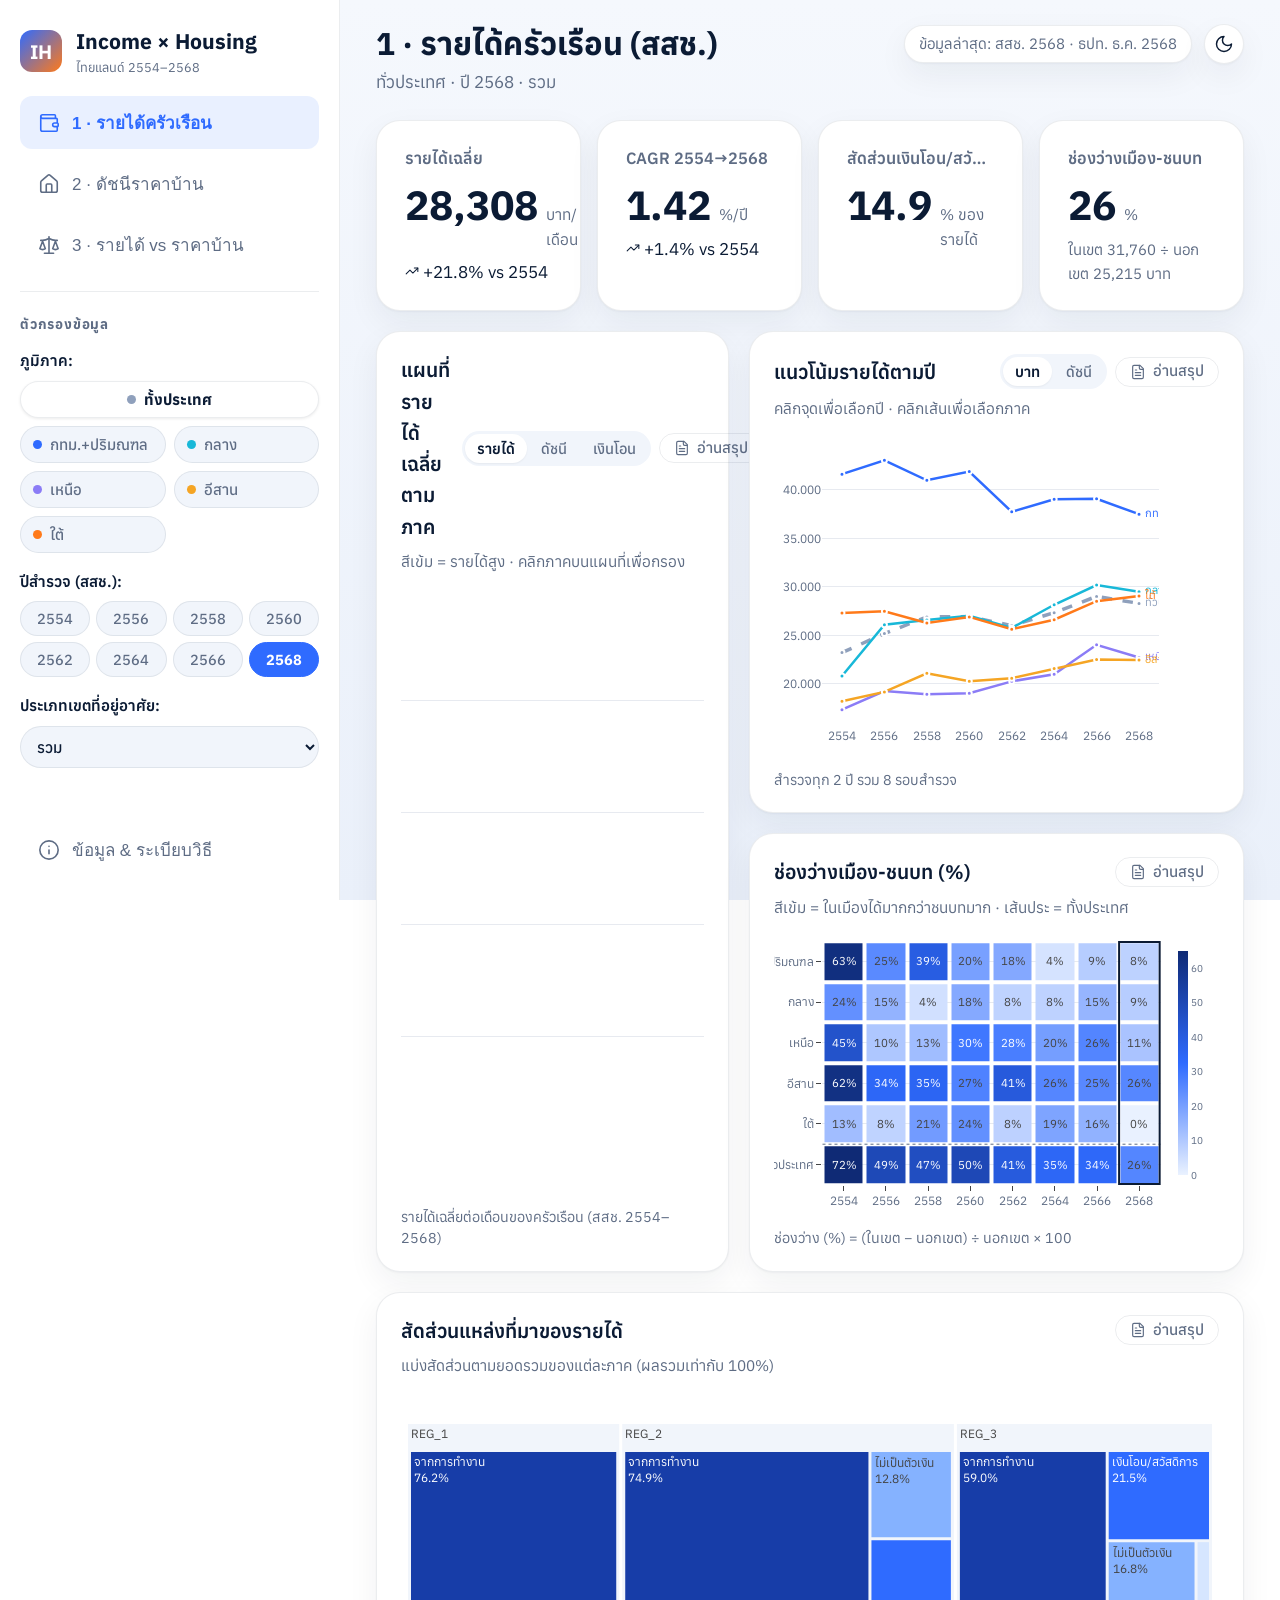
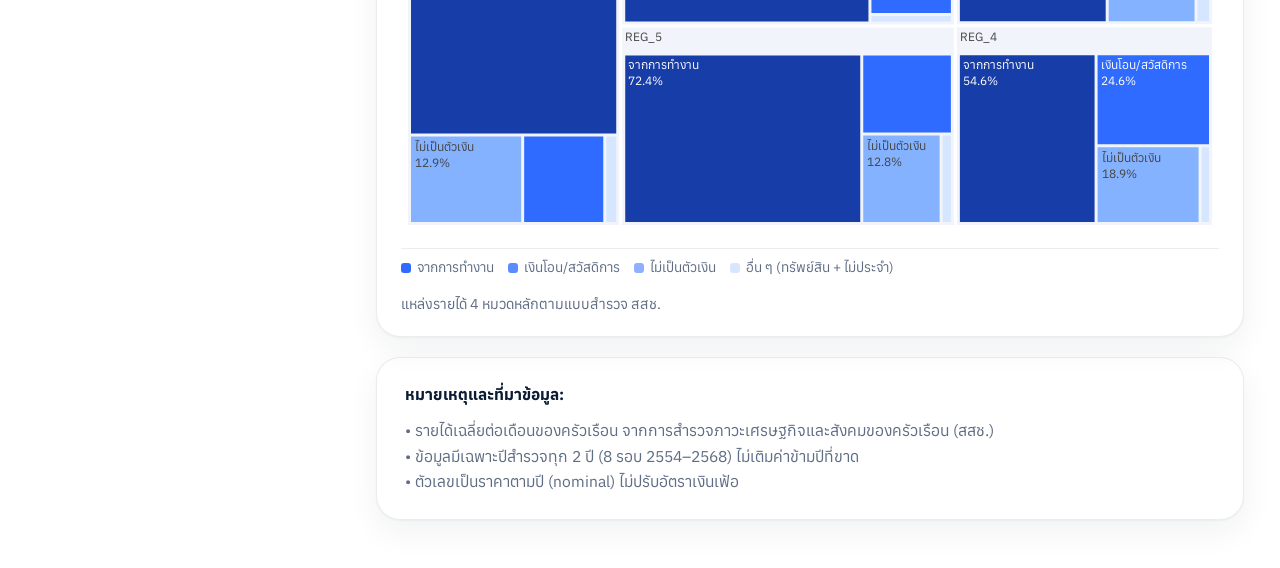
<file: index.html>
<!DOCTYPE html>
<html lang="th">
<head>
  <meta charset="UTF-8">
  <meta http-equiv="refresh" content="0; url=site/">
  <title>Income × Housing Dashboard</title>
  <script>
    // Preserve query string and hash when redirecting to site/
    window.location.replace("site/" + window.location.search + window.location.hash);
  </script>
</head>
<body style="font-family: system-ui, sans-serif; display: flex; justify-content: center; align-items: center; height: 100vh; margin: 0; background: #0A0F1A; color: #EAF0FA;">
  <div style="text-align: center;">
    <p style="font-size: 1.1rem; margin-bottom: 12px;">กำลังเปิดแดชบอร์ด Income × Housing...</p>
    <p style="font-size: 0.9rem; color: #8FA0BC;">หากไม่เปลี่ยนหน้าโดยอัตโนมัติ <a href="site/" style="color: #5B8CFF;">คลิกที่นี่เพื่อเข้าสู่แดชบอร์ด</a></p>
  </div>
</body>
</html>
</file>
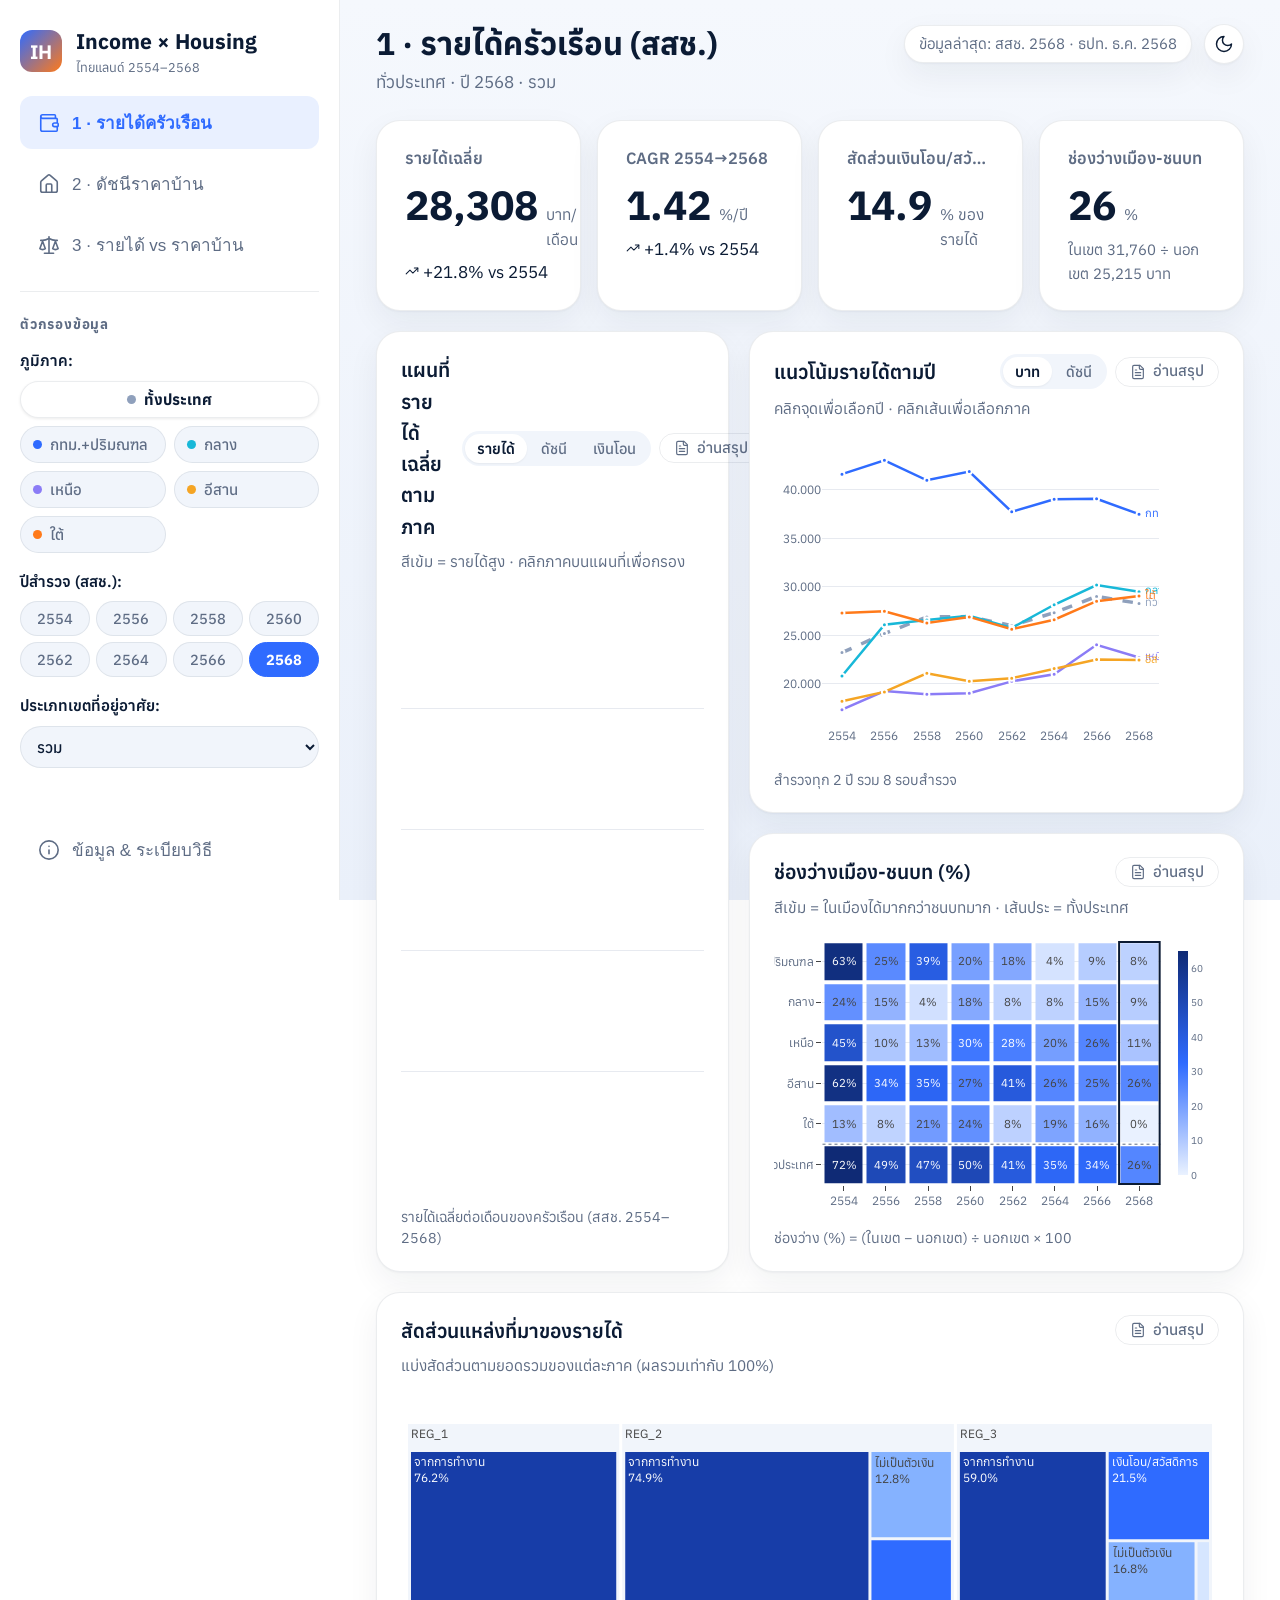
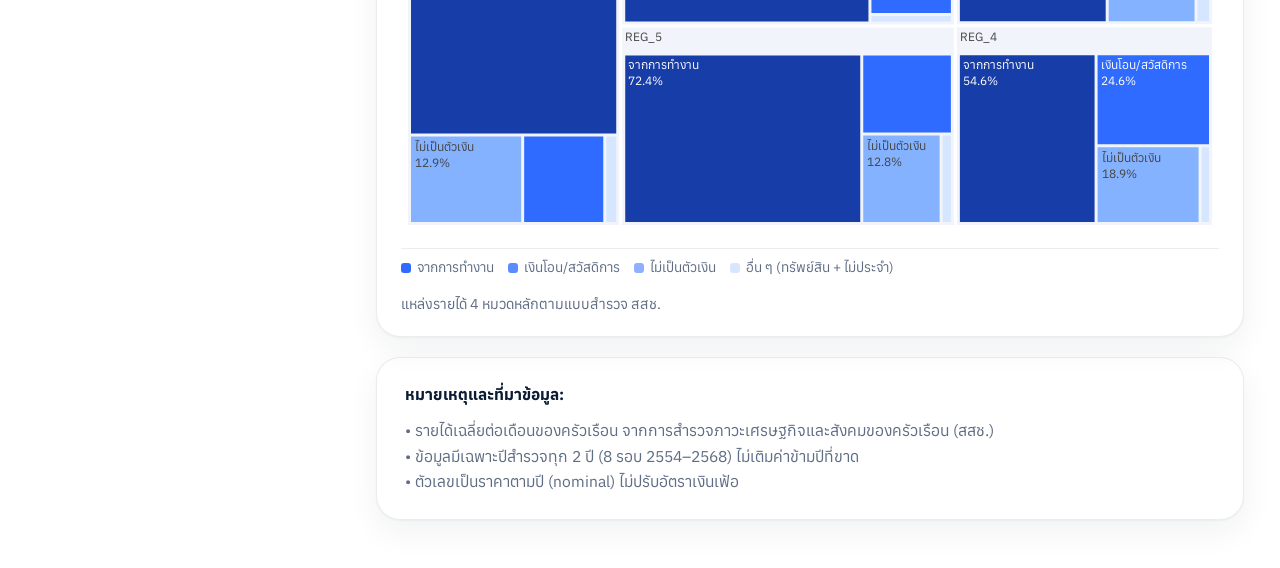
<file: site/index.html>
<!DOCTYPE html>
<html lang="th" data-theme="dark">
<head>
  <meta charset="UTF-8">
  <meta name="viewport" content="width=device-width, initial-scale=1.0">
  <title>Income × Housing Dashboard — รายได้ครัวเรือน vs ดัชนีราคาบ้าน</title>
  
  <!-- Anti-flicker theme init -->
  <script>
    (function() {
      const saved = localStorage.getItem('ihd-theme');
      if (saved) {
        document.documentElement.setAttribute('data-theme', saved);
      } else if (window.matchMedia && window.matchMedia('(prefers-color-scheme: light)').matches) {
        document.documentElement.setAttribute('data-theme', 'light');
      }
    })();
  </script>

  <link rel="stylesheet" href="css/tokens.css">
  <link rel="stylesheet" href="css/app.css">
  
  <!-- Plotly.js CDN -->
  <script src="https://cdn.plot.ly/plotly-2.35.2.min.js" charset="utf-8"></script>
  <!-- Pre-bundled Data (Works offline & direct file:// without CORS issues) -->
  <script src="data/data.js"></script>
</head>
<body>
  <div class="app-container">
    <!-- ──────────────── Sidebar ──────────────── -->
    <aside class="sidebar">
      <a href="#" class="brand">
        <div class="brand-icon-box">IH</div>
        <div>
          <div>Income × Housing</div>
          <div style="font-size: 0.75rem; color: var(--text-muted); font-weight: 400;">ไทยแลนด์ 2554–2568</div>
        </div>
      </a>

      <nav>
        <ul class="nav-menu">
          <li>
            <button class="nav-item active" data-tab="1">
              <svg class="nav-icon" viewBox="0 0 24 24" fill="none" stroke="currentColor" stroke-width="1.75" stroke-linecap="round" stroke-linejoin="round" aria-hidden="true"><path d="M19 7V4a1 1 0 0 0-1-1H5a2 2 0 0 0 0 4h15a1 1 0 0 1 1 1v4h-3a2 2 0 0 0 0 4h3a1 1 0 0 0 1-1v-2a1 1 0 0 0-1-1"/><path d="M3 5v14a2 2 0 0 0 2 2h15a1 1 0 0 0 1-1v-4"/></svg>
              <span>1 · รายได้ครัวเรือน</span>
            </button>
          </li>
          <li>
            <button class="nav-item" data-tab="2">
              <svg class="nav-icon" viewBox="0 0 24 24" fill="none" stroke="currentColor" stroke-width="1.75" stroke-linecap="round" stroke-linejoin="round" aria-hidden="true"><path d="M15 21v-8a1 1 0 0 0-1-1h-4a1 1 0 0 0-1 1v8"/><path d="M3 10a2 2 0 0 1 .709-1.528l7-5.999a2 2 0 0 1 2.582 0l7 5.999A2 2 0 0 1 21 10v9a2 2 0 0 1-2 2H5a2 2 0 0 1-2-2z"/></svg>
              <span>2 · ดัชนีราคาบ้าน</span>
            </button>
          </li>
          <li>
            <button class="nav-item" data-tab="3">
              <svg class="nav-icon" viewBox="0 0 24 24" fill="none" stroke="currentColor" stroke-width="1.75" stroke-linecap="round" stroke-linejoin="round" aria-hidden="true"><path d="m16 16 3-8 3 8c-.87.65-1.92 1-3 1s-2.13-.35-3-1Z"/><path d="m2 16 3-8 3 8c-.87.65-1.92 1-3 1s-2.13-.35-3-1Z"/><path d="M7 21h10"/><path d="M12 3v18"/><path d="M3 7h2c2 0 5-1 7-2 2 1 5 2 7 2h2"/></svg>
              <span>3 · รายได้ vs ราคาบ้าน</span>
            </button>
          </li>
        </ul>
      </nav>

      <div class="sidebar-divider"></div>

      <!-- Sidebar Filters Section Under Tab 3 -->
      <section class="sidebar-filters" id="control-bar">
        <!-- Controls rendered dynamically by app.js -->
      </section>

      <div class="sidebar-footer">
        <button class="nav-item" id="btn-info" onclick="document.getElementById('info-modal').showModal()">
          <svg class="nav-icon" viewBox="0 0 24 24" fill="none" stroke="currentColor" stroke-width="1.75" stroke-linecap="round" stroke-linejoin="round" aria-hidden="true"><circle cx="12" cy="12" r="10"/><path d="M12 16v-4"/><path d="M12 8h.01"/></svg>
          <span>ข้อมูล & ระเบียบวิธี</span>
        </button>
      </div>
    </aside>

    <!-- ──────────────── Main Content ──────────────── -->
    <main class="main-content">
      <!-- Topbar -->
      <header class="topbar">
        <div class="topbar-left">
          <h1 class="tab-title" id="tab-title">1 · รายได้ครัวเรือน (สสช.)</h1>
          <div class="tab-status-line" id="tab-status-line">ทั่วประเทศ · ปี 2566 · รวมทุกเขต</div>
        </div>
        <div class="topbar-right">
          <span class="as-of-badge" id="as-of-badge">กำลังโหลดข้อมูลล่าสุด...</span>
          <button class="theme-toggle-btn" id="theme-toggle-btn" title="สลับธีม มืด/สว่าง" aria-label="สลับธีม">
          </button>
        </div>
      </header>

      <!-- KPI Grid -->
      <section class="kpi-grid" id="kpi-container">
        <!-- KPI cards rendered dynamically by app.js -->
      </section>

      <!-- Charts Grid / Container -->
      <section class="charts-container" id="charts-container">
        <!-- Charts rendered dynamically by app.js -->
      </section>

      <!-- Notes / Footnotes -->
      <footer class="notes-card" id="notes-card">
        <strong style="color: var(--text);">หมายเหตุและที่มาข้อมูล:</strong>
        <div id="notes-list"></div>
      </footer>
    </main>
  </div>

  <!-- ──────────────── Info Modal ──────────────── -->
  <dialog id="info-modal" style="background: var(--surface); color: var(--text); border: 1px solid var(--border); border-radius: var(--radius-card); padding: 24px; max-width: 600px; margin: auto; box-shadow: var(--shadow-lg);">
    <div style="display: flex; justify-content: space-between; align-items: center; margin-bottom: 16px;">
      <h2 style="font-size: 1.25rem;">ข้อมูลและระเบียบวิธีวิจัย</h2>
      <button onclick="document.getElementById('info-modal').close()" style="background: none; border: none; font-size: 1.5rem; color: var(--text); cursor: pointer;" aria-label="ปิด">&times;</button>
    </div>
    <div style="font-size: 0.9rem; color: var(--text-muted); line-height: 1.6; display: flex; flex-direction: column; gap: 12px;">
      <p><strong>1. รายได้ครัวเรือน:</strong> ข้อมูลจากการสำรวจภาวะเศรษฐกิจและสังคมของครัวเรือน (SES) โดยสำนักงานสถิติแห่งชาติ (สสช.) ทุก 2 ปี (8 รอบ 2554–2568) แสดงเป็นรายได้เฉลี่ยต่อเดือนต่อครัวเรือนในราคาตามปี (nominal)</p>
      <p><strong>2. ดัชนีราคาที่อยู่อาศัย:</strong> จัดทำโดยธนาคารแห่งประเทศไทย (ธปท.) ฐาน 2554 = 100 ใช้ Hedonic regression แบบเฉลี่ยเคลื่อนที่ 3 เดือน</p>
      <p><strong>3. การเปรียบเทียบ:</strong> คำนวณเป็นดัชนีราคาต่อรายได้ (Price-to-Income Index) โดย rebase ให้ปีต้นช่วง = 100 หากมากกว่า 100 แสดงว่าราคาบ้านโตเร็วกว่ารายได้ ("ซื้อยากขึ้น")</p>
      <p style="color: var(--danger, #E5484D);"><strong>ข้อควรระวัง:</strong> ข้อมูลนี้เปรียบเทียบอัตราการเติบโต ไม่ใช่ระดับราคาบ้านเป็นบาท จึงไม่สามารถคำนวณจำนวนปีของรายได้ที่ต้องใช้ซื้อบ้านได้</p>
    </div>
  </dialog>

  <!-- ──────────────── Summary Popup Modal (§12.3) ──────────────── -->
  <dialog id="summary-dialog" class="summary-dialog" aria-labelledby="summary-dialog-title" aria-modal="true">
    <div class="summary-dialog-card">
      <div class="summary-dialog-header">
        <div class="summary-dialog-header-text">
          <h2 class="summary-dialog-title" id="summary-dialog-title">สรุปข้อมูล</h2>
          <div class="summary-chips-row" id="summary-chips-row"></div>
        </div>
        <button type="button" class="summary-dialog-close" id="summary-dialog-close" aria-label="ปิด">
          <svg viewBox="0 0 24 24" width="20" height="20" fill="none" stroke="currentColor" stroke-width="2" stroke-linecap="round" stroke-linejoin="round" aria-hidden="true"><path d="M18 6 6 18"/><path d="m6 6 12 12"/></svg>
        </button>
      </div>
      <div class="summary-dialog-body" id="summary-dialog-body">
        <div class="summary-headline" id="summary-headline"></div>
        <ul class="summary-bullets" id="summary-bullets"></ul>
        <div class="summary-caution" id="summary-caution" style="display: none;">
          <svg viewBox="0 0 24 24" width="16" height="16" fill="none" stroke="currentColor" stroke-width="1.75" stroke-linecap="round" stroke-linejoin="round" aria-hidden="true"><path d="m21.73 18-8-14a2 2 0 0 0-3.48 0l-8 14A2 2 0 0 0 4 21h16a2 2 0 0 0 1.73-3Z"/><line x1="12" y1="9" x2="12" y2="13"/><line x1="12" y1="17" x2="12.01" y2="17"/></svg>
          <span id="summary-caution-text"></span>
        </div>
        <div class="summary-empty" id="summary-empty" style="display: none;"></div>
      </div>
      <div class="summary-dialog-footer">
        <span>สร้างจากข้อมูลที่แสดงในกราฟนี้ ตามตัวกรองปัจจุบัน</span>
      </div>
    </div>
  </dialog>

  <!-- Engine & App Scripts -->
  <script src="js/engine.js"></script>
  <script src="js/app.js"></script>
</body>
</html>
</file>
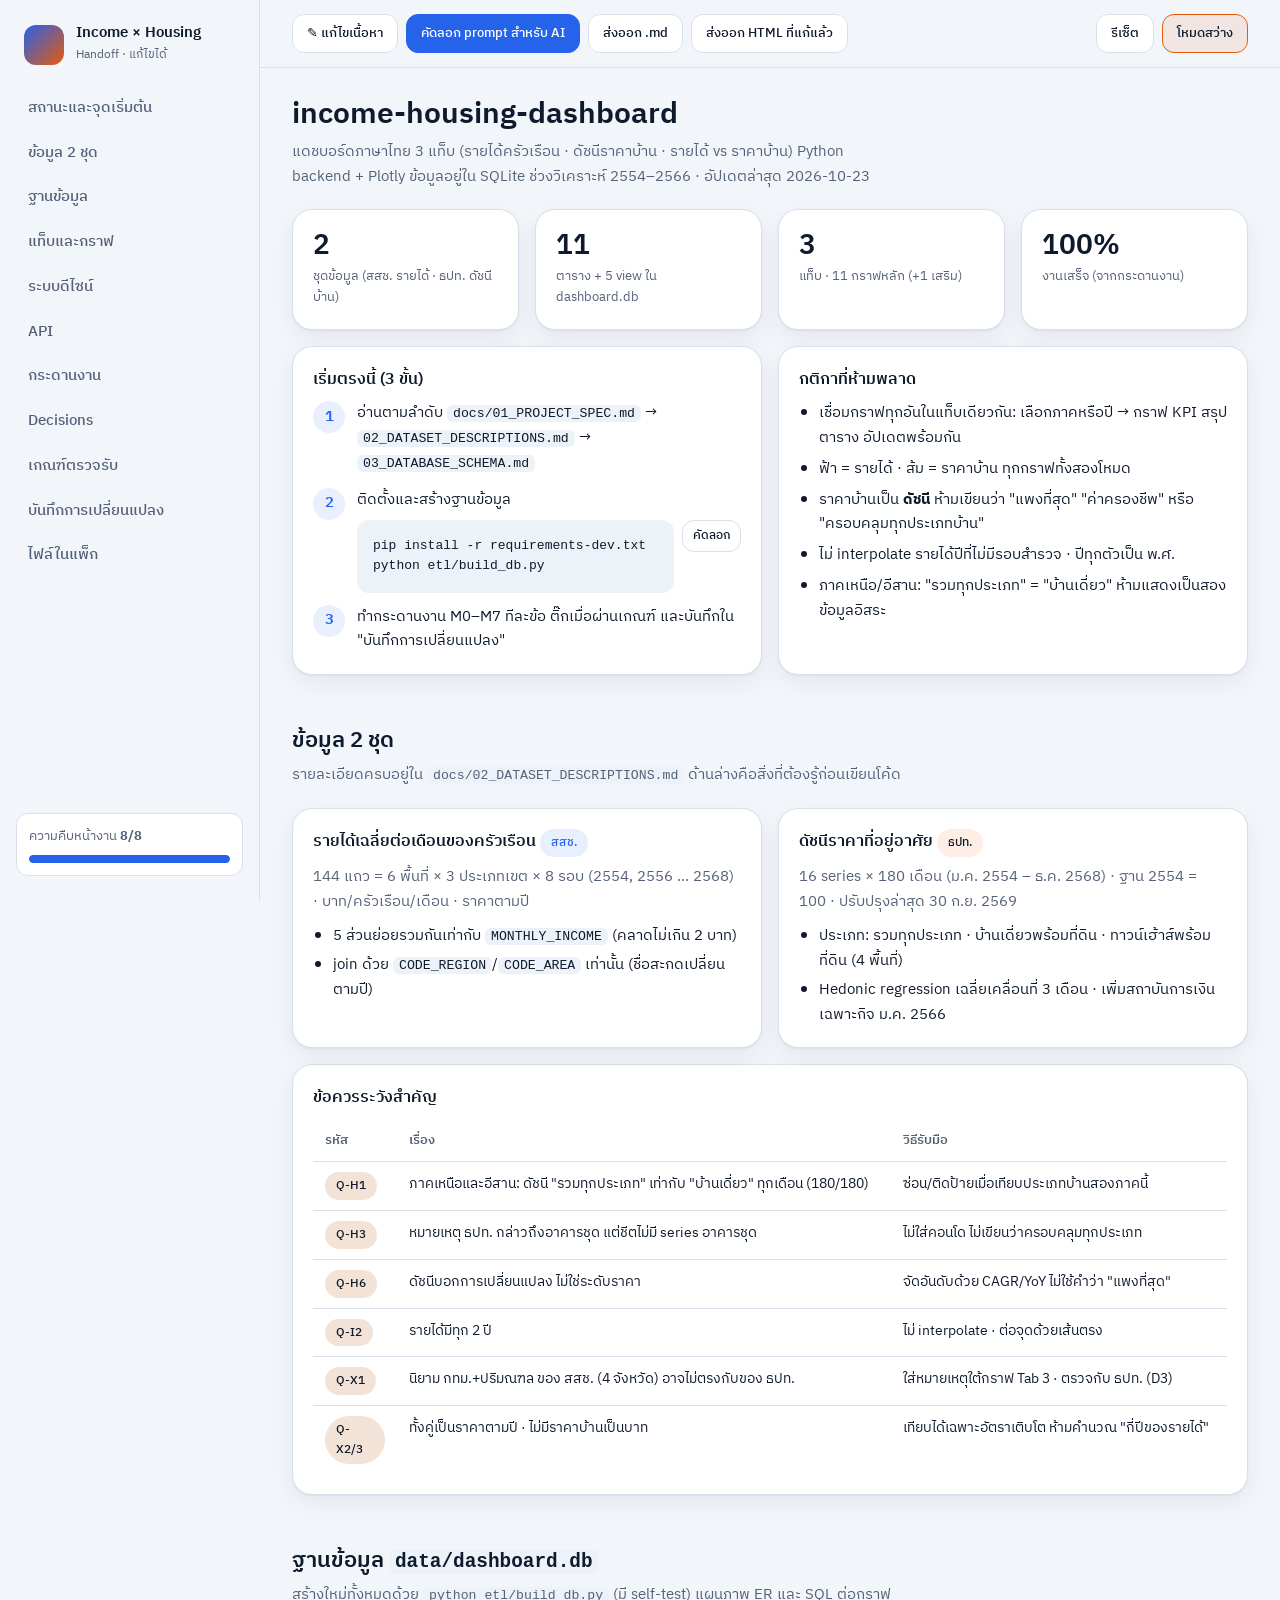
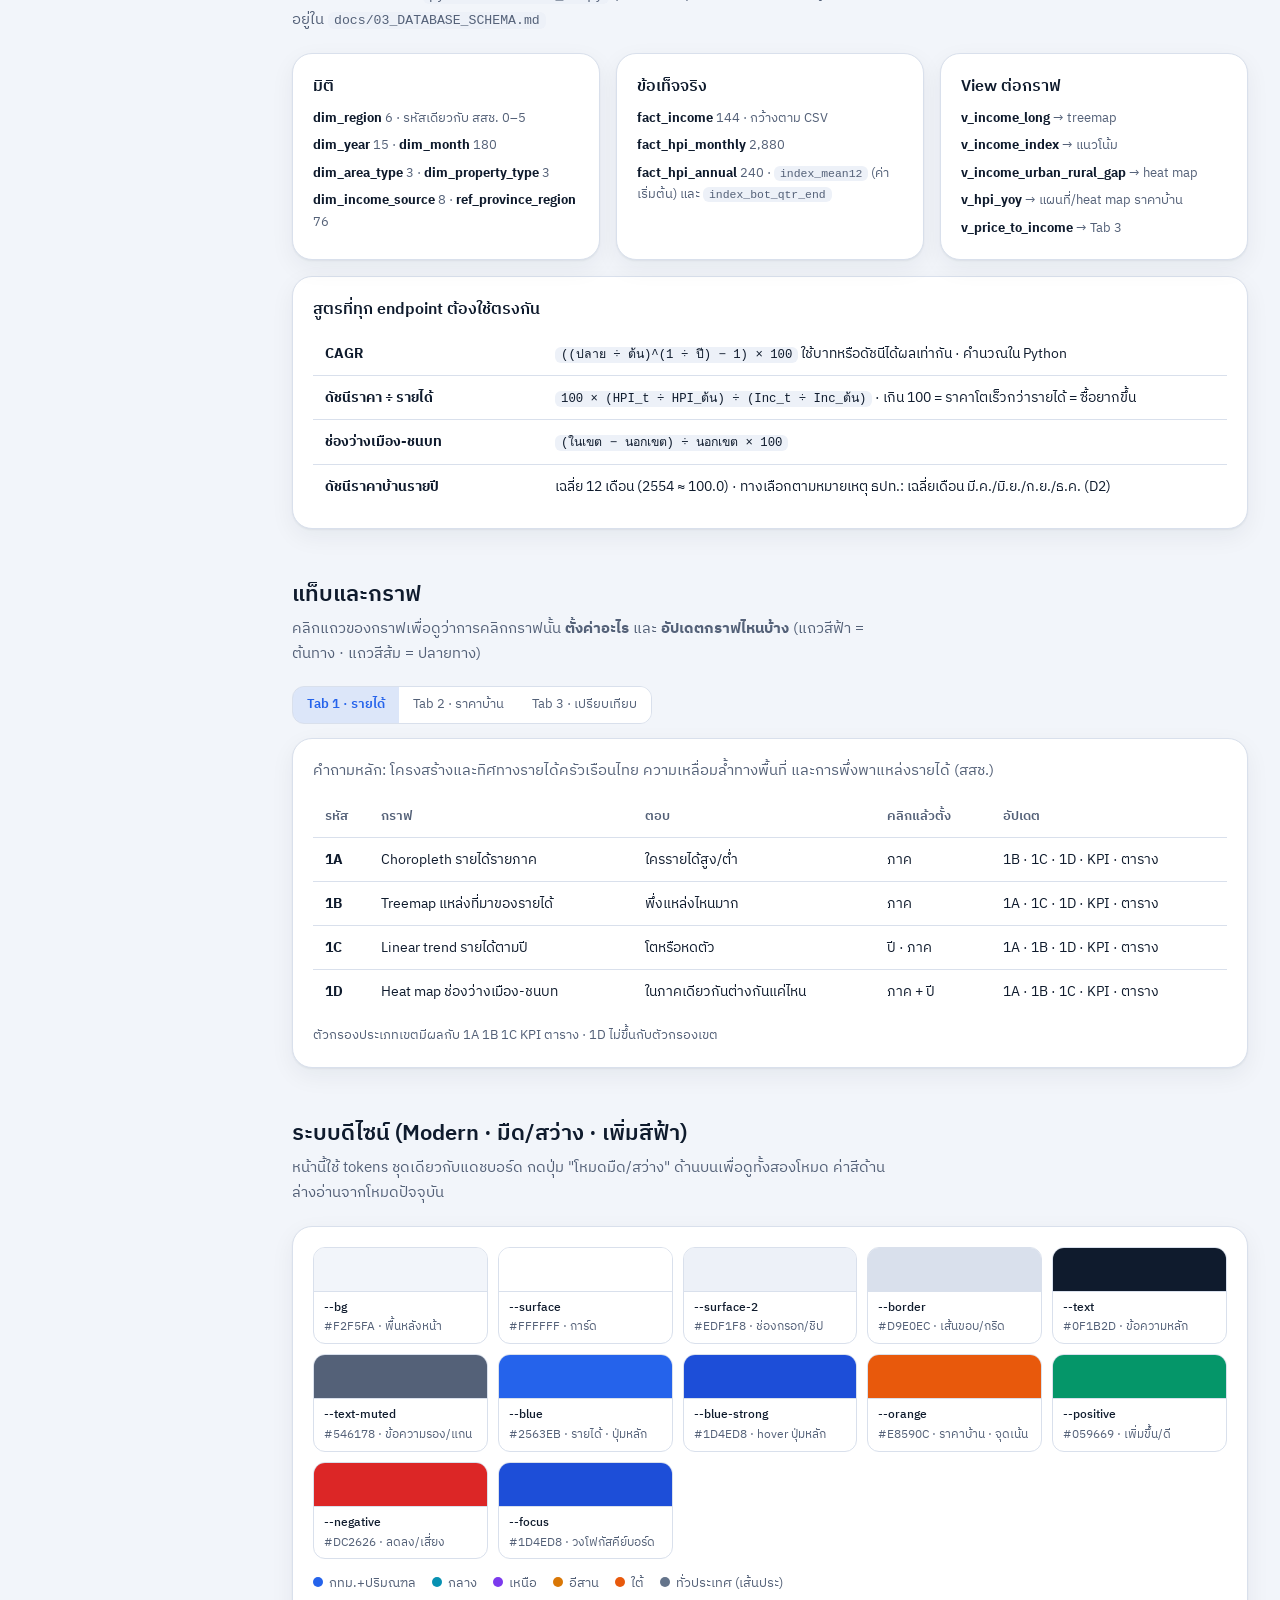
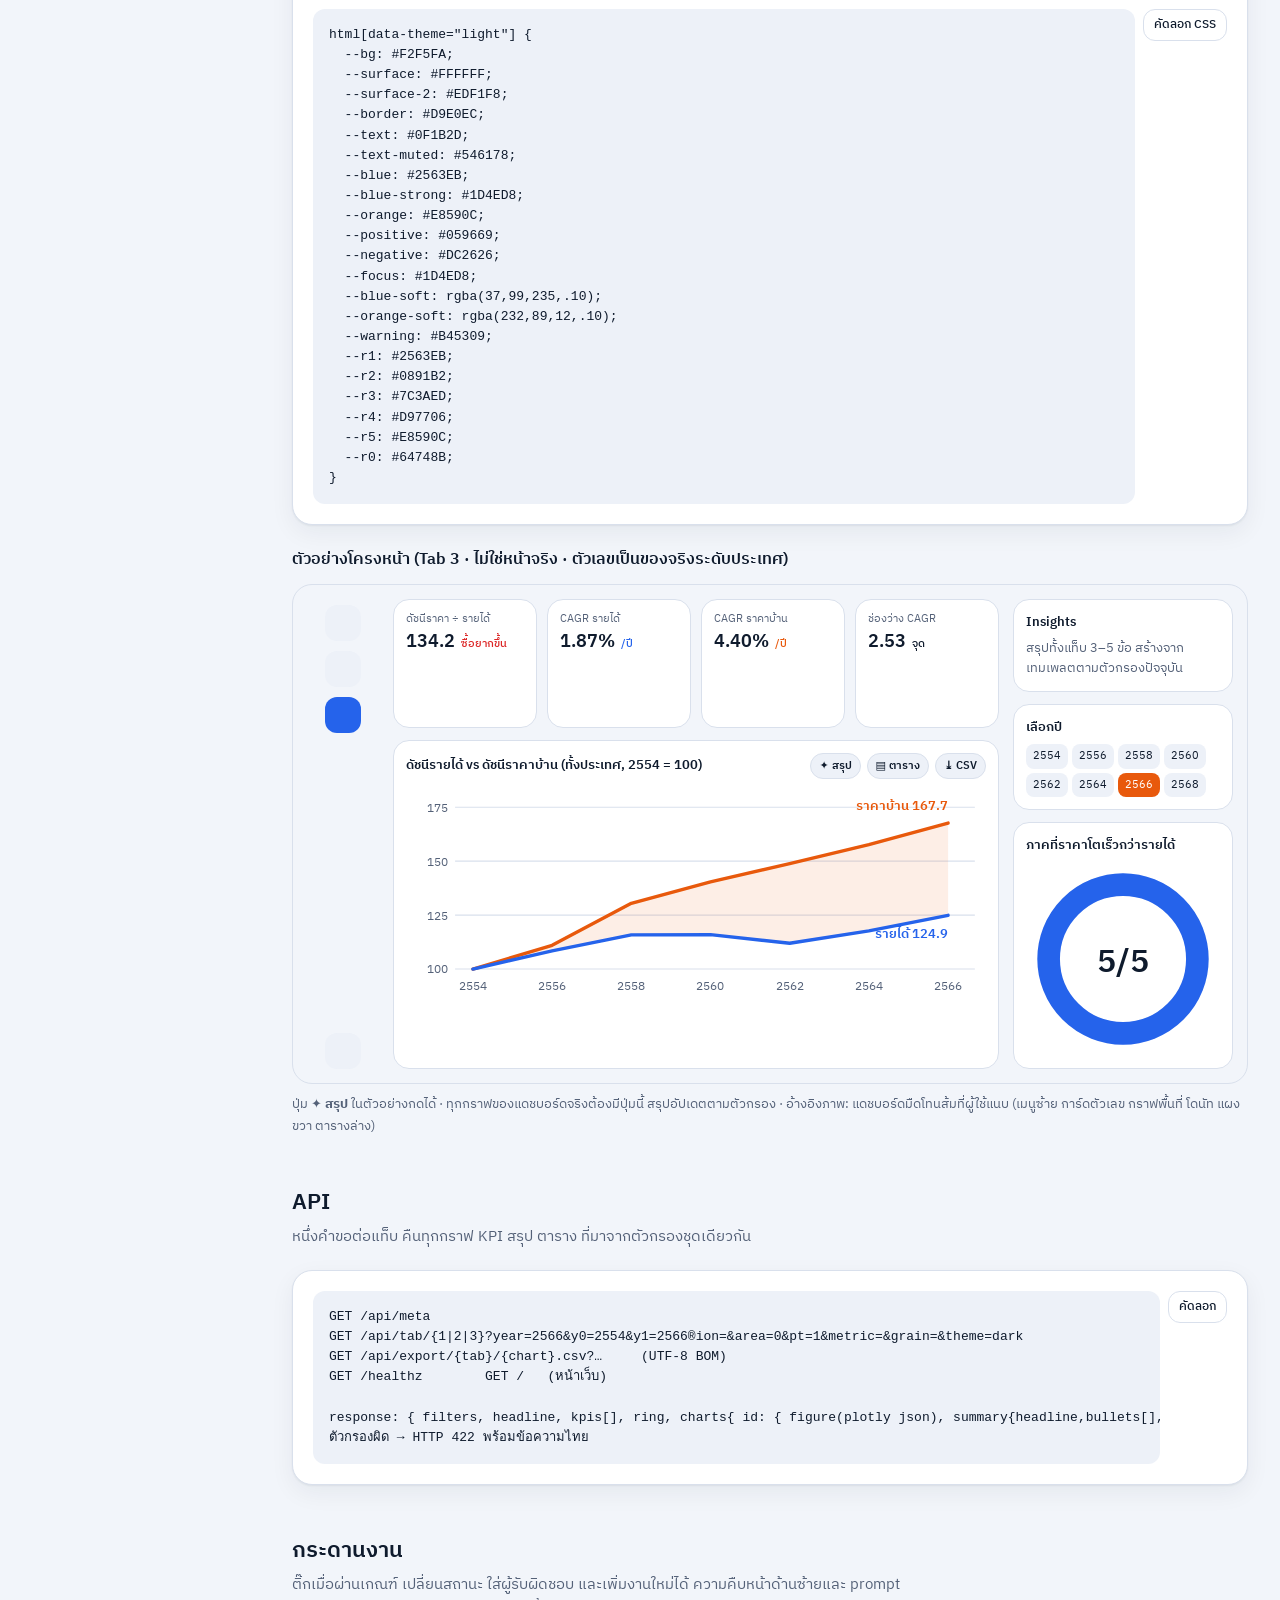
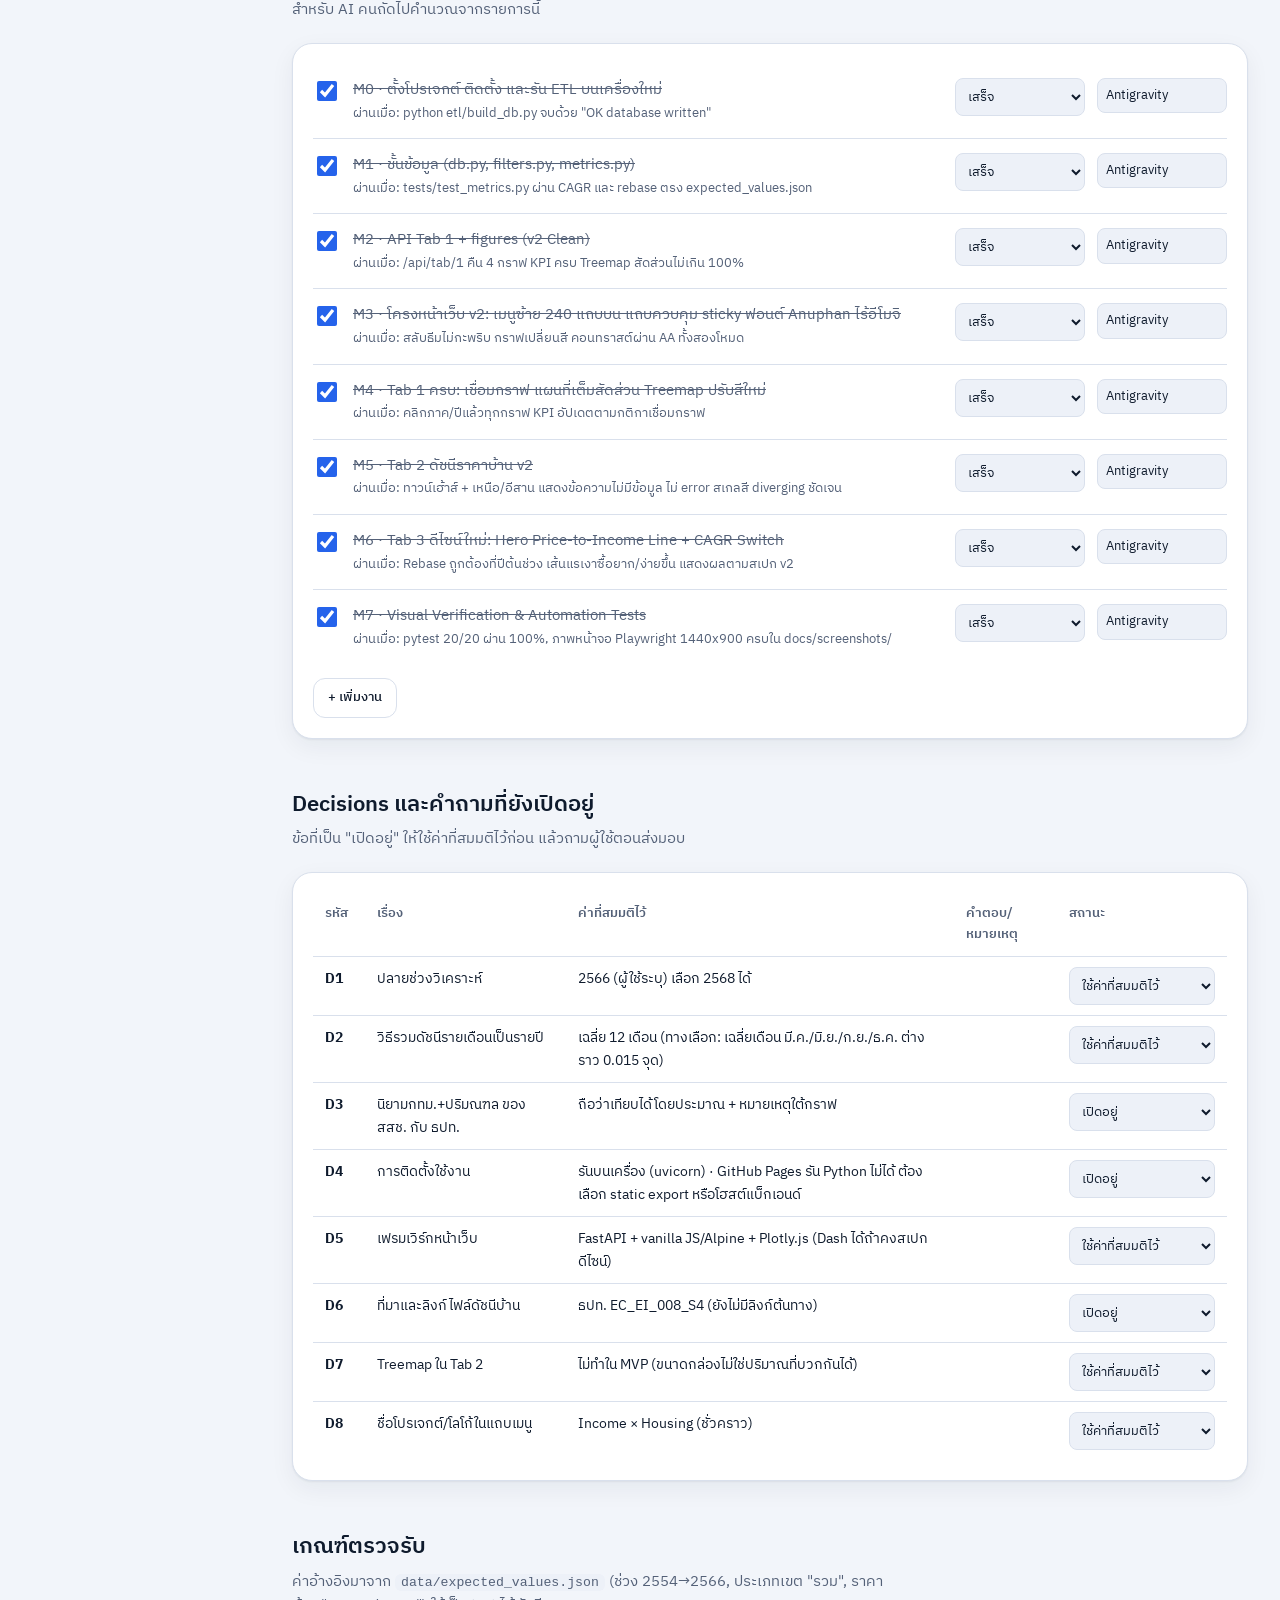
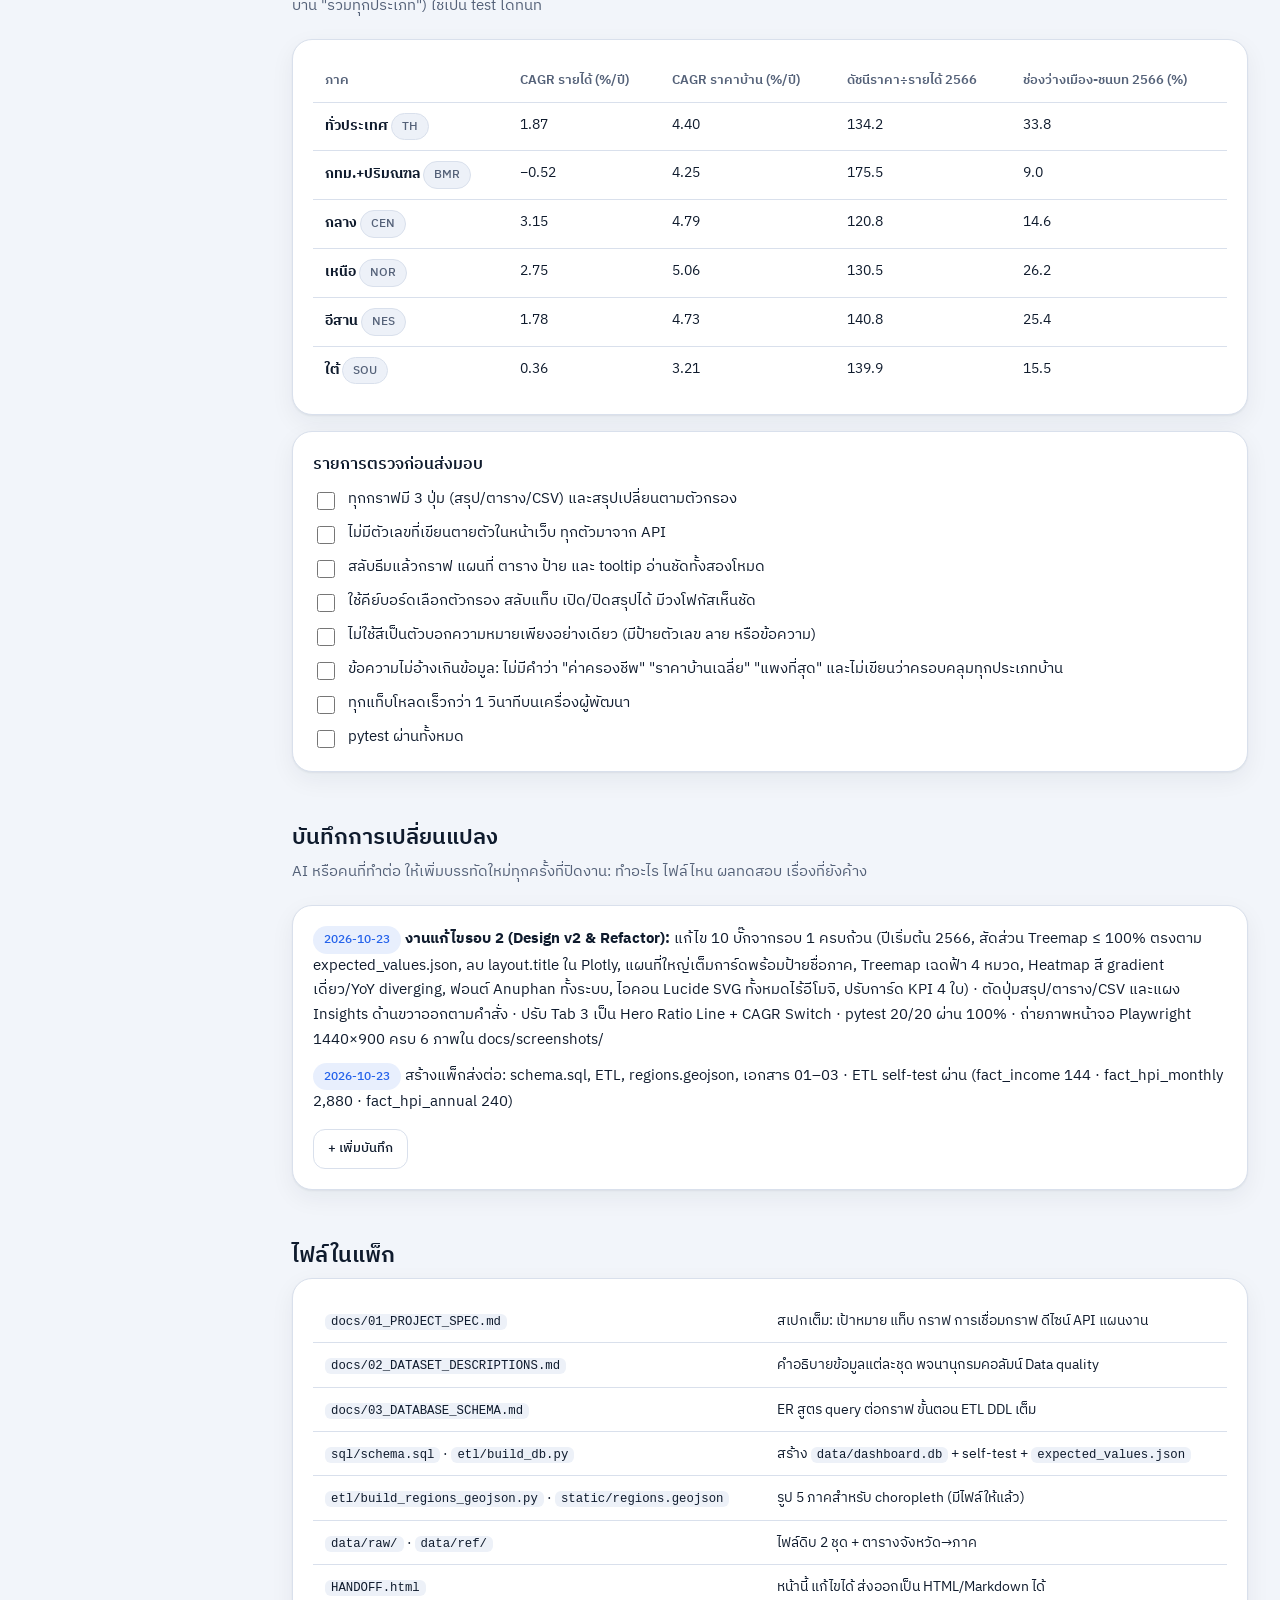
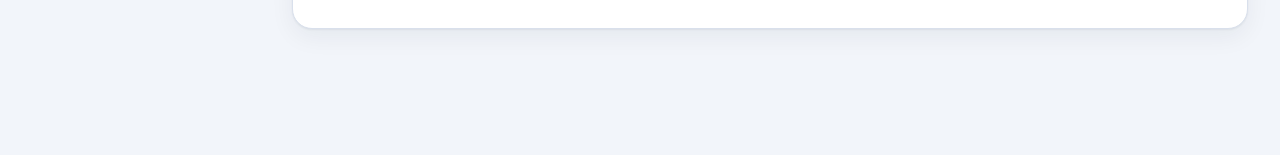
<file: HANDOFF.html>
<!doctype html>
<html lang="th" data-theme="dark">
<head>
<meta charset="utf-8">
<meta name="viewport" content="width=device-width,initial-scale=1">
<title>Handoff · income-housing-dashboard</title>
<script>
(function () {
  try {
    var t = localStorage.getItem('ihd-theme');
    if (!t) t = matchMedia('(prefers-color-scheme: light)').matches ? 'light' : 'dark';
    document.documentElement.setAttribute('data-theme', t);
  } catch (e) {}
})();
</script>
<link rel="preconnect" href="https://fonts.googleapis.com">
<link rel="preconnect" href="https://fonts.gstatic.com" crossorigin>
<link href="https://fonts.googleapis.com/css2?family=IBM+Plex+Sans+Thai:wght@400;500;600&display=swap" rel="stylesheet">
<style>
:root{
  --font:'IBM Plex Sans Thai','Noto Sans Thai','Sarabun',system-ui,-apple-system,'Segoe UI',sans-serif;
  --radius:20px;--radius-sm:12px;
}
html[data-theme="dark"]{
  --bg:#0E1116;--surface:#161B22;--surface-2:#1D232C;--border:#2B3340;--text:#EEF1F6;--text-muted:#9AA6B8;
  --blue:#4F8FF7;--blue-strong:#2F6FEB;--blue-soft:rgba(79,143,247,.16);--orange:#FF7A2E;--orange-soft:rgba(255,122,46,.16);
  --positive:#34D399;--negative:#F87171;--warning:#FBBF24;--focus:#7DB0FF;--shadow:none;
  --r1:#4F8FF7;--r2:#22D3EE;--r3:#A78BFA;--r4:#FFB347;--r5:#FF7A2E;--r0:#94A3B8;
}
html[data-theme="light"]{
  --bg:#F2F5FA;--surface:#FFFFFF;--surface-2:#EDF1F8;--border:#D9E0EC;--text:#0F1B2D;--text-muted:#546178;
  --blue:#2563EB;--blue-strong:#1D4ED8;--blue-soft:rgba(37,99,235,.10);--orange:#E8590C;--orange-soft:rgba(232,89,12,.10);
  --positive:#059669;--negative:#DC2626;--warning:#B45309;--focus:#1D4ED8;--shadow:0 1px 2px rgba(15,27,45,.06),0 8px 24px rgba(15,27,45,.06);
  --r1:#2563EB;--r2:#0891B2;--r3:#7C3AED;--r4:#D97706;--r5:#E8590C;--r0:#64748B;
}
*{box-sizing:border-box}
html{scroll-behavior:smooth}
body{margin:0;background:var(--bg);color:var(--text);font-family:var(--font);font-size:15px;line-height:1.65;font-variant-numeric:tabular-nums}
a{color:var(--blue)}
:focus-visible{outline:2px solid var(--focus);outline-offset:2px;border-radius:6px}
.app{display:grid;grid-template-columns:260px minmax(0,1fr);min-height:100vh}
.side{position:sticky;top:0;height:100vh;padding:24px 16px;border-right:1px solid var(--border);display:flex;flex-direction:column;gap:20px;background:var(--bg)}
.brand{display:flex;align-items:center;gap:12px;padding:0 8px}
.brand-mark{width:40px;height:40px;border-radius:12px;background:linear-gradient(135deg,var(--blue),var(--orange));flex:none}
.brand b{display:block;font-weight:600;font-size:15px;line-height:1.2}
.brand span{font-size:12px;color:var(--text-muted)}
.nav{display:flex;flex-direction:column;gap:2px;overflow:auto}
.nav a{display:block;padding:9px 12px;border-radius:var(--radius-sm);color:var(--text-muted);text-decoration:none;font-weight:500}
.nav a:hover{background:var(--surface-2);color:var(--text)}
.nav a.on{background:var(--blue-soft);color:var(--blue)}
.side-foot{margin-top:auto;padding:12px;border-radius:var(--radius-sm);background:var(--surface);border:1px solid var(--border);font-size:13px;color:var(--text-muted)}
.bar{height:8px;border-radius:99px;background:var(--surface-2);overflow:hidden;margin-top:8px}
.bar i{display:block;height:100%;width:0;background:var(--blue);border-radius:99px;transition:width .25s}
.content{min-width:0}
.top{position:sticky;top:0;z-index:20;display:flex;flex-wrap:wrap;gap:8px;align-items:center;padding:14px 32px;background:color-mix(in srgb,var(--bg) 88%,transparent);backdrop-filter:blur(10px);border-bottom:1px solid var(--border)}
.top .grow{flex:1}
.btn{font:inherit;font-size:13px;font-weight:500;padding:8px 14px;border-radius:var(--radius-sm);border:1px solid var(--border);background:var(--surface);color:var(--text);cursor:pointer;display:inline-flex;align-items:center;gap:8px}
.btn:hover{background:var(--surface-2)}
.btn.primary{background:var(--blue);border-color:var(--blue);color:#fff}
.btn.primary:hover{background:var(--blue-strong)}
.btn[aria-pressed="true"]{background:var(--orange-soft);border-color:var(--orange);color:var(--text)}
.btn.sm{padding:5px 10px;font-size:12px}
main{padding:28px 32px 80px;max-width:1180px}
section{margin-bottom:48px;scroll-margin-top:80px}
h1{font-size:30px;line-height:1.25;margin:0 0 6px;font-weight:600}
h2{font-size:22px;margin:0 0 4px;font-weight:600}
h3{font-size:16px;margin:0 0 8px;font-weight:600}
.lead{color:var(--text-muted);margin:0 0 20px;max-width:68ch}
.card{background:var(--surface);border:1px solid var(--border);border-radius:var(--radius);padding:20px;box-shadow:var(--shadow)}
.grid{display:grid;gap:16px}
.g2{grid-template-columns:repeat(2,minmax(0,1fr))}
.g3{grid-template-columns:repeat(3,minmax(0,1fr))}
.g4{grid-template-columns:repeat(4,minmax(0,1fr))}
.stat{display:flex;flex-direction:column;gap:2px}
.stat b{font-size:28px;font-weight:600;line-height:1.2}
.stat span{font-size:13px;color:var(--text-muted)}
.chip{display:inline-flex;align-items:center;gap:6px;padding:3px 10px;border-radius:99px;font-size:12px;font-weight:500;background:var(--surface-2);color:var(--text-muted);border:1px solid var(--border)}
.chip.blue{background:var(--blue-soft);color:var(--blue);border-color:transparent}
.chip.orange{background:var(--orange-soft);color:var(--text);border-color:transparent}
.chip.warn{background:color-mix(in srgb,var(--warning) 16%,transparent);color:var(--text);border-color:transparent}
table{width:100%;border-collapse:collapse;font-size:14px}
th,td{text-align:left;padding:10px 12px;border-bottom:1px solid var(--border);vertical-align:top}
th{font-weight:600;color:var(--text-muted);font-size:13px}
tbody tr:last-child td{border-bottom:0}
.tbl{overflow:auto;border-radius:var(--radius-sm)}
code,.mono{font-family:ui-monospace,'SF Mono',Menlo,Consolas,monospace;font-size:.88em}
code{background:var(--surface-2);padding:1px 6px;border-radius:6px}
pre{margin:0;padding:16px;border-radius:var(--radius-sm);background:var(--surface-2);overflow:auto;font-size:13px;line-height:1.55}
.cmd{display:flex;gap:8px;align-items:flex-start;justify-content:space-between}
.cmd pre{flex:1}
.steps{counter-reset:s;list-style:none;margin:0;padding:0;display:grid;gap:12px}
.steps li{counter-increment:s;display:grid;grid-template-columns:32px 1fr;gap:12px;align-items:start}
.steps li::before{content:counter(s);display:grid;place-items:center;width:32px;height:32px;border-radius:50%;background:var(--blue-soft);color:var(--blue);font-weight:600}
.legend{display:flex;flex-wrap:wrap;gap:8px 16px;font-size:13px;color:var(--text-muted)}
.dot{display:inline-block;width:10px;height:10px;border-radius:50%;margin-right:6px;vertical-align:baseline}
.seg{display:inline-flex;border:1px solid var(--border);border-radius:var(--radius-sm);overflow:hidden}
.seg button{font:inherit;font-size:13px;padding:7px 14px;border:0;background:var(--surface);color:var(--text-muted);cursor:pointer}
.seg button[aria-pressed="true"]{background:var(--blue-soft);color:var(--blue);font-weight:600}
.link-row.on td{background:var(--orange-soft)}
.link-row.src td{background:var(--blue-soft)}
.ed{border-radius:6px}
body.editing .ed{outline:1px dashed var(--orange);outline-offset:2px;cursor:text}
body.editing .ed:focus{outline:2px solid var(--orange)}
.editbanner{display:none;margin:0 0 20px;padding:10px 14px;border-radius:var(--radius-sm);background:var(--orange-soft);border:1px solid var(--orange);font-size:14px}
body.editing .editbanner{display:block}
.task{display:grid;grid-template-columns:28px minmax(0,1fr) 130px 130px;gap:12px;align-items:start;padding:14px 0;border-bottom:1px solid var(--border)}
.task:last-child{border-bottom:0}
.task input[type=checkbox]{width:20px;height:20px;accent-color:var(--blue);margin-top:3px}
.task select,.task input[type=text],.dec select{font:inherit;font-size:13px;padding:6px 8px;border-radius:8px;border:1px solid var(--border);background:var(--surface-2);color:var(--text);width:100%}
.task .t-ok{font-size:13px;color:var(--text-muted)}
.task.done .t-title{text-decoration:line-through;color:var(--text-muted)}
.swatches{display:grid;grid-template-columns:repeat(auto-fill,minmax(150px,1fr));gap:10px}
.sw{border:1px solid var(--border);border-radius:var(--radius-sm);overflow:hidden;font-size:12px;background:var(--surface)}
.sw i{display:block;height:44px;border-bottom:1px solid var(--border)}
.sw div{padding:6px 10px;color:var(--text-muted)}
.sw b{display:block;color:var(--text);font-weight:500}
/* wireframe */
.wf{display:grid;grid-template-columns:72px minmax(0,1fr) 220px;gap:14px;padding:14px;border-radius:var(--radius);background:var(--bg);border:1px solid var(--border)}
.wf-nav{display:flex;flex-direction:column;gap:10px;align-items:center;padding-top:6px}
.wf-nav i{width:36px;height:36px;border-radius:12px;background:var(--surface-2)}
.wf-nav i.on{background:var(--blue)}
.wf-main{display:grid;gap:12px;min-width:0}
.wf-kpis{display:grid;grid-template-columns:repeat(4,minmax(0,1fr));gap:10px}
.wf-kpi{background:var(--surface);border:1px solid var(--border);border-radius:16px;padding:10px 12px}
.wf-kpi small{display:block;color:var(--text-muted);font-size:11px}
.wf-kpi b{font-size:18px;font-weight:600}
.wf-kpi em{font-style:normal;font-size:11px;font-weight:500;margin-left:6px}
.wf-card{background:var(--surface);border:1px solid var(--border);border-radius:16px;padding:12px;min-width:0}
.wf-head{display:flex;align-items:center;justify-content:space-between;gap:8px;margin-bottom:6px;font-size:13px;font-weight:600}
.wf-tools{display:flex;gap:6px}
.wf-tools button{font:inherit;font-size:11px;padding:3px 8px;border-radius:99px;border:1px solid var(--border);background:var(--surface-2);color:var(--text);cursor:pointer}
.wf-tools button[aria-expanded="true"]{background:var(--blue-soft);border-color:transparent;color:var(--blue)}
.wf-sum{display:none;margin:6px 0 8px;padding:10px 12px;border-radius:12px;background:var(--blue-soft);font-size:12.5px;line-height:1.6}
.wf-sum.open{display:block}
.wf-sum ul{margin:6px 0 0;padding-left:18px}
.wf-sum small{display:block;margin-top:6px;color:var(--text-muted)}
.wf-side{display:grid;gap:12px;align-content:start}
.wf-years{display:flex;flex-wrap:wrap;gap:4px}
.wf-years span{font-size:11px;padding:3px 7px;border-radius:8px;background:var(--surface-2)}
.wf-years span.on{background:var(--orange);color:#fff}
.wf svg{display:block;width:100%;height:auto}
.ring-t{font-size:20px;font-weight:600;fill:var(--text)}
@media (max-width:1080px){.app{grid-template-columns:1fr}.side{position:static;height:auto;flex-direction:row;flex-wrap:wrap;align-items:center;border-right:0;border-bottom:1px solid var(--border)}.nav{flex-direction:row;flex-wrap:wrap}.side-foot{display:none}.g3,.g4{grid-template-columns:repeat(2,minmax(0,1fr))}.wf{grid-template-columns:1fr}.wf-nav{flex-direction:row}.task{grid-template-columns:28px 1fr}.task select,.task input[type=text]{grid-column:2}}
@media (max-width:640px){main,.top{padding-left:16px;padding-right:16px}.g2,.g3,.g4{grid-template-columns:1fr}.wf-kpis{grid-template-columns:repeat(2,minmax(0,1fr))}}
@media (prefers-reduced-motion:reduce){*{transition:none!important;scroll-behavior:auto!important}}
@media print{.side,.top{display:none}.app{display:block}}
</style>
</head>
<body>
<div class="app">
<aside class="side">
  <div class="brand"><div class="brand-mark" aria-hidden="true"></div><div><b>Income × Housing</b><span>Handoff · แก้ไขได้</span></div></div>
  <nav class="nav" aria-label="สารบัญ">
    <a href="#status">สถานะและจุดเริ่มต้น</a>
    <a href="#data">ข้อมูล 2 ชุด</a>
    <a href="#db">ฐานข้อมูล</a>
    <a href="#charts">แท็บและกราฟ</a>
    <a href="#design">ระบบดีไซน์</a>
    <a href="#api">API</a>
    <a href="#tasks">กระดานงาน</a>
    <a href="#decisions">Decisions</a>
    <a href="#accept">เกณฑ์ตรวจรับ</a>
    <a href="#log">บันทึกการเปลี่ยนแปลง</a>
    <a href="#files">ไฟล์ในแพ็ก</a>
  </nav>
  <div class="side-foot"><div>ความคืบหน้างาน <b id="sideProg">0/8</b></div><div class="bar"><i id="sideBar"></i></div></div>
</aside>

<div class="content">
<header class="top">
  <button class="btn" id="btnEdit" aria-pressed="false" title="เปิด/ปิดโหมดแก้ไขข้อความ">✎ แก้ไขเนื้อหา</button>
  <button class="btn primary" id="btnPrompt">คัดลอก prompt สำหรับ AI</button>
  <button class="btn" id="btnMd">ส่งออก .md</button>
  <button class="btn" id="btnHtml">ส่งออก HTML ที่แก้แล้ว</button>
  <span class="grow"></span>
  <button class="btn" id="btnReset" title="ล้างการแก้ไขที่เก็บไว้ในเบราว์เซอร์นี้">รีเซ็ต</button>
  <button class="btn" id="btnTheme" aria-pressed="false" aria-label="สลับโหมดมืด/สว่าง"><span id="themeLabel">โหมดมืด</span></button>
</header>

<main id="doc" data-saved-at="0">
<p class="editbanner" role="status">โหมดแก้ไขเปิดอยู่: คลิกข้อความที่มีกรอบประสีส้มเพื่อพิมพ์ · ติ๊กงาน เปลี่ยนสถานะ เพิ่มบันทึกได้เสมอ · ระบบบันทึกในเบราว์เซอร์อัตโนมัติ ใช้ "ส่งออก HTML" เพื่อส่งฉบับที่แก้แล้วต่อ</p>

<section id="status">
  <h1>income-housing-dashboard</h1>
  <p class="lead ed">แดชบอร์ดภาษาไทย 3 แท็บ (รายได้ครัวเรือน · ดัชนีราคาบ้าน · รายได้ vs ราคาบ้าน) Python backend + Plotly ข้อมูลอยู่ใน SQLite ช่วงวิเคราะห์ 2554–2566 · อัปเดตล่าสุด 2026-10-23</p>
  <div class="grid g4">
    <div class="card stat"><b>2</b><span>ชุดข้อมูล (สสช. รายได้ · ธปท. ดัชนีบ้าน)</span></div>
    <div class="card stat"><b>11</b><span>ตาราง + 5 view ใน dashboard.db</span></div>
    <div class="card stat"><b>3</b><span>แท็บ · 11 กราฟหลัก (+1 เสริม)</span></div>
    <div class="card stat"><b id="statProg">0%</b><span>งานเสร็จ (จากกระดานงาน)</span></div>
  </div>
  <div class="grid g2" style="margin-top:16px">
    <div class="card">
      <h3>เริ่มตรงนี้ (3 ขั้น)</h3>
      <ol class="steps">
        <li><div>อ่านตามลำดับ <code>docs/01_PROJECT_SPEC.md</code> → <code>02_DATASET_DESCRIPTIONS.md</code> → <code>03_DATABASE_SCHEMA.md</code></div></li>
        <li><div>ติดตั้งและสร้างฐานข้อมูล
          <div class="cmd" style="margin-top:8px"><pre id="cmd1">pip install -r requirements-dev.txt
python etl/build_db.py</pre><button class="btn sm" data-copy="#cmd1">คัดลอก</button></div></div></li>
        <li><div>ทำกระดานงาน M0–M7 ทีละข้อ ติ๊กเมื่อผ่านเกณฑ์ และบันทึกใน "บันทึกการเปลี่ยนแปลง"</div></li>
      </ol>
    </div>
    <div class="card">
      <h3>กติกาที่ห้ามพลาด</h3>
      <ul class="ed" style="margin:0;padding-left:20px;display:grid;gap:6px">
        <li>เชื่อมกราฟทุกอันในแท็บเดียวกัน: เลือกภาคหรือปี → กราฟ KPI สรุป ตาราง อัปเดตพร้อมกัน</li>
        <li>ฟ้า = รายได้ · ส้ม = ราคาบ้าน ทุกกราฟทั้งสองโหมด</li>
        <li>ราคาบ้านเป็น <b>ดัชนี</b> ห้ามเขียนว่า "แพงที่สุด" "ค่าครองชีพ" หรือ "ครอบคลุมทุกประเภทบ้าน"</li>
        <li>ไม่ interpolate รายได้ปีที่ไม่มีรอบสำรวจ · ปีทุกตัวเป็น พ.ศ.</li>
        <li>ภาคเหนือ/อีสาน: "รวมทุกประเภท" = "บ้านเดี่ยว" ห้ามแสดงเป็นสองข้อมูลอิสระ</li>
      </ul>
    </div>
  </div>
</section>

<section id="data">
  <h2>ข้อมูล 2 ชุด</h2>
  <p class="lead">รายละเอียดครบอยู่ใน <code>docs/02_DATASET_DESCRIPTIONS.md</code> ด้านล่างคือสิ่งที่ต้องรู้ก่อนเขียนโค้ด</p>
  <div class="grid g2">
    <div class="card">
      <h3>รายได้เฉลี่ยต่อเดือนของครัวเรือน <span class="chip blue">สสช.</span></h3>
      <p style="margin:0 0 10px;color:var(--text-muted)">144 แถว = 6 พื้นที่ × 3 ประเภทเขต × 8 รอบ (2554, 2556 … 2568) · บาท/ครัวเรือน/เดือน · ราคาตามปี</p>
      <ul style="margin:0;padding-left:20px;display:grid;gap:4px">
        <li>5 ส่วนย่อยรวมกันเท่ากับ <code>MONTHLY_INCOME</code> (คลาดไม่เกิน 2 บาท)</li>
        <li>join ด้วย <code>CODE_REGION</code>/<code>CODE_AREA</code> เท่านั้น (ชื่อสะกดเปลี่ยนตามปี)</li>
      </ul>
    </div>
    <div class="card">
      <h3>ดัชนีราคาที่อยู่อาศัย <span class="chip orange">ธปท.</span></h3>
      <p style="margin:0 0 10px;color:var(--text-muted)">16 series × 180 เดือน (ม.ค. 2554 – ธ.ค. 2568) · ฐาน 2554 = 100 · ปรับปรุงล่าสุด 30 ก.ย. 2569</p>
      <ul style="margin:0;padding-left:20px;display:grid;gap:4px">
        <li>ประเภท: รวมทุกประเภท · บ้านเดี่ยวพร้อมที่ดิน · ทาวน์เฮ้าส์พร้อมที่ดิน (4 พื้นที่)</li>
        <li>Hedonic regression เฉลี่ยเคลื่อนที่ 3 เดือน · เพิ่มสถาบันการเงินเฉพาะกิจ ม.ค. 2566</li>
      </ul>
    </div>
  </div>
  <div class="card" style="margin-top:16px">
    <h3>ข้อควรระวังสำคัญ</h3>
    <div class="tbl"><table>
      <thead><tr><th style="width:84px">รหัส</th><th>เรื่อง</th><th>วิธีรับมือ</th></tr></thead>
      <tbody class="ed">
        <tr><td><span class="chip warn">Q-H1</span></td><td>ภาคเหนือและอีสาน: ดัชนี "รวมทุกประเภท" เท่ากับ "บ้านเดี่ยว" ทุกเดือน (180/180)</td><td>ซ่อน/ติดป้ายเมื่อเทียบประเภทบ้านสองภาคนี้</td></tr>
        <tr><td><span class="chip warn">Q-H3</span></td><td>หมายเหตุ ธปท. กล่าวถึงอาคารชุด แต่ชีตไม่มี series อาคารชุด</td><td>ไม่ใส่คอนโด ไม่เขียนว่าครอบคลุมทุกประเภท</td></tr>
        <tr><td><span class="chip warn">Q-H6</span></td><td>ดัชนีบอกการเปลี่ยนแปลง ไม่ใช่ระดับราคา</td><td>จัดอันดับด้วย CAGR/YoY ไม่ใช้คำว่า "แพงที่สุด"</td></tr>
        <tr><td><span class="chip warn">Q-I2</span></td><td>รายได้มีทุก 2 ปี</td><td>ไม่ interpolate · ต่อจุดด้วยเส้นตรง</td></tr>
        <tr><td><span class="chip warn">Q-X1</span></td><td>นิยาม กทม.+ปริมณฑล ของ สสช. (4 จังหวัด) อาจไม่ตรงกับของ ธปท.</td><td>ใส่หมายเหตุใต้กราฟ Tab 3 · ตรวจกับ ธปท. (D3)</td></tr>
        <tr><td><span class="chip warn">Q-X2/3</span></td><td>ทั้งคู่เป็นราคาตามปี · ไม่มีราคาบ้านเป็นบาท</td><td>เทียบได้เฉพาะอัตราเติบโต ห้ามคำนวณ "กี่ปีของรายได้"</td></tr>
      </tbody>
    </table></div>
  </div>
</section>

<section id="db">
  <h2>ฐานข้อมูล <code>data/dashboard.db</code></h2>
  <p class="lead">สร้างใหม่ทั้งหมดด้วย <code>python etl/build_db.py</code> (มี self-test) แผนภาพ ER และ SQL ต่อกราฟอยู่ใน <code>docs/03_DATABASE_SCHEMA.md</code></p>
  <div class="grid g3">
    <div class="card"><h3>มิติ</h3><div class="legend" style="display:grid;gap:6px">
      <span><b style="color:var(--text)">dim_region</b> 6 · รหัสเดียวกับ สสช. 0–5</span>
      <span><b style="color:var(--text)">dim_year</b> 15 · <b style="color:var(--text)">dim_month</b> 180</span>
      <span><b style="color:var(--text)">dim_area_type</b> 3 · <b style="color:var(--text)">dim_property_type</b> 3</span>
      <span><b style="color:var(--text)">dim_income_source</b> 8 · <b style="color:var(--text)">ref_province_region</b> 76</span></div></div>
    <div class="card"><h3>ข้อเท็จจริง</h3><div class="legend" style="display:grid;gap:6px">
      <span><b style="color:var(--text)">fact_income</b> 144 · กว้างตาม CSV</span>
      <span><b style="color:var(--text)">fact_hpi_monthly</b> 2,880</span>
      <span><b style="color:var(--text)">fact_hpi_annual</b> 240 · <code>index_mean12</code> (ค่าเริ่มต้น) และ <code>index_bot_qtr_end</code></span></div></div>
    <div class="card"><h3>View ต่อกราฟ</h3><div class="legend" style="display:grid;gap:6px">
      <span><b style="color:var(--text)">v_income_long</b> → treemap</span>
      <span><b style="color:var(--text)">v_income_index</b> → แนวโน้ม</span>
      <span><b style="color:var(--text)">v_income_urban_rural_gap</b> → heat map</span>
      <span><b style="color:var(--text)">v_hpi_yoy</b> → แผนที่/heat map ราคาบ้าน</span>
      <span><b style="color:var(--text)">v_price_to_income</b> → Tab 3</span></div></div>
  </div>
  <div class="card" style="margin-top:16px">
    <h3>สูตรที่ทุก endpoint ต้องใช้ตรงกัน</h3>
    <div class="tbl"><table><tbody>
      <tr><td style="width:230px"><b>CAGR</b></td><td><code>((ปลาย ÷ ต้น)^(1 ÷ ปี) − 1) × 100</code> ใช้บาทหรือดัชนีได้ผลเท่ากัน · คำนวณใน Python</td></tr>
      <tr><td><b>ดัชนีราคา ÷ รายได้</b></td><td><code>100 × (HPI_t ÷ HPI_ต้น) ÷ (Inc_t ÷ Inc_ต้น)</code> · เกิน 100 = ราคาโตเร็วกว่ารายได้ = ซื้อยากขึ้น</td></tr>
      <tr><td><b>ช่องว่างเมือง-ชนบท</b></td><td><code>(ในเขต − นอกเขต) ÷ นอกเขต × 100</code></td></tr>
      <tr><td><b>ดัชนีราคาบ้านรายปี</b></td><td>เฉลี่ย 12 เดือน (2554 ≈ 100.0) · ทางเลือกตามหมายเหตุ ธปท.: เฉลี่ยเดือน มี.ค./มิ.ย./ก.ย./ธ.ค. (D2)</td></tr>
    </tbody></table></div>
  </div>
</section>

<section id="charts">
  <h2>แท็บและกราฟ</h2>
  <p class="lead">คลิกแถวของกราฟเพื่อดูว่าการคลิกกราฟนั้น <b>ตั้งค่าอะไร</b> และ <b>อัปเดตกราฟไหนบ้าง</b> (แถวสีฟ้า = ต้นทาง · แถวสีส้ม = ปลายทาง)</p>
  <div class="seg" id="tabSeg" role="group" aria-label="เลือกแท็บ">
    <button aria-pressed="true" data-tab="1">Tab 1 · รายได้</button>
    <button aria-pressed="false" data-tab="2">Tab 2 · ราคาบ้าน</button>
    <button aria-pressed="false" data-tab="3">Tab 3 · เปรียบเทียบ</button>
  </div>
  <div class="card" style="margin-top:14px">
    <p id="tabQ" style="margin:0 0 12px;color:var(--text-muted)"></p>
    <div class="tbl"><table>
      <thead><tr><th style="width:56px">รหัส</th><th>กราฟ</th><th>ตอบ</th><th>คลิกแล้วตั้ง</th><th>อัปเดต</th></tr></thead>
      <tbody id="chartRows"></tbody>
    </table></div>
    <p id="linkNote" style="margin:12px 0 0;font-size:13px;color:var(--text-muted)"></p>
  </div>
</section>

<section id="design">
  <h2>ระบบดีไซน์ (Modern · มืด/สว่าง · เพิ่มสีฟ้า)</h2>
  <p class="lead">หน้านี้ใช้ tokens ชุดเดียวกับแดชบอร์ด กดปุ่ม "โหมดมืด/สว่าง" ด้านบนเพื่อดูทั้งสองโหมด ค่าสีด้านล่างอ่านจากโหมดปัจจุบัน</p>
  <div class="card">
    <div class="swatches" id="swatches"></div>
    <div class="legend" style="margin-top:14px">
      <span><i class="dot" style="background:var(--r1)"></i>กทม.+ปริมณฑล</span>
      <span><i class="dot" style="background:var(--r2)"></i>กลาง</span>
      <span><i class="dot" style="background:var(--r3)"></i>เหนือ</span>
      <span><i class="dot" style="background:var(--r4)"></i>อีสาน</span>
      <span><i class="dot" style="background:var(--r5)"></i>ใต้</span>
      <span><i class="dot" style="background:var(--r0)"></i>ทั่วประเทศ (เส้นประ)</span>
    </div>
    <div class="cmd" style="margin-top:14px"><pre id="cssVars"></pre><button class="btn sm" data-copy="#cssVars">คัดลอก CSS</button></div>
  </div>

  <h3 style="margin:22px 0 10px">ตัวอย่างโครงหน้า (Tab 3 · ไม่ใช่หน้าจริง · ตัวเลขเป็นของจริงระดับประเทศ)</h3>
  <div class="wf" aria-label="ตัวอย่างโครงหน้าแดชบอร์ด">
    <div class="wf-nav" aria-hidden="true"><i></i><i></i><i class="on"></i><i style="margin-top:auto"></i></div>
    <div class="wf-main">
      <div class="wf-kpis">
        <div class="wf-kpi"><small>ดัชนีราคา ÷ รายได้</small><b>134.2</b><em style="color:var(--negative)">ซื้อยากขึ้น</em></div>
        <div class="wf-kpi"><small>CAGR รายได้</small><b>1.87%</b><em style="color:var(--blue)">/ปี</em></div>
        <div class="wf-kpi"><small>CAGR ราคาบ้าน</small><b>4.40%</b><em style="color:var(--orange)">/ปี</em></div>
        <div class="wf-kpi"><small>ช่องว่าง CAGR</small><b>2.53</b><em>จุด</em></div>
      </div>
      <div class="wf-card">
        <div class="wf-head"><span>ดัชนีรายได้ vs ดัชนีราคาบ้าน (ทั้งประเทศ, 2554 = 100)</span>
          <span class="wf-tools"><button data-sum="wfSum" aria-expanded="false">✦ สรุป</button><button type="button">▤ ตาราง</button><button type="button">⤓ CSV</button></span></div>
        <div class="wf-sum" id="wfSum" role="region" aria-live="polite">
          <b>ราคาบ้านโตเร็วกว่ารายได้ 34% เทียบปี 2554 (ทั่วประเทศ)</b>
          <ul><li>ราคาบ้านโต 4.40%/ปี เทียบรายได้ 1.87%/ปี ช่องว่าง 2.53 จุด</li><li>ยากขึ้นมากสุดที่กทม.+ปริมณฑล (ดัชนี 175.5) น้อยสุดที่กลาง (120.8)</li></ul>
          <small>ข้อควรระวัง: ดัชนีบอกการเปลี่ยนแปลง ไม่ใช่ระดับราคา · รายได้มีเฉพาะปีรอบสำรวจ</small>
        </div>
        <svg viewBox="0 0 520 190" role="img" aria-label="เส้นดัชนีรายได้สีฟ้าและดัชนีราคาบ้านสีส้ม 2554 ถึง 2566">
          <g stroke="var(--border)" stroke-width="1">
          <line x1="44" y1="165.0" x2="510" y2="165.0"/>
          <line x1="44" y1="116.7" x2="510" y2="116.7"/>
          <line x1="44" y1="68.3" x2="510" y2="68.3"/>
          <line x1="44" y1="20.0" x2="510" y2="20.0"/>
          </g>
          <g fill="var(--text-muted)" font-size="11">
          <text x="38" y="169.0" text-anchor="end">100</text>
          <text x="38" y="120.7" text-anchor="end">125</text>
          <text x="38" y="72.3" text-anchor="end">150</text>
          <text x="38" y="24.0" text-anchor="end">175</text>
          <text x="60.0" y="184" text-anchor="middle">2554</text>
          <text x="131.0" y="184" text-anchor="middle">2556</text>
          <text x="202.0" y="184" text-anchor="middle">2558</text>
          <text x="273.0" y="184" text-anchor="middle">2560</text>
          <text x="344.0" y="184" text-anchor="middle">2562</text>
          <text x="415.0" y="184" text-anchor="middle">2564</text>
          <text x="486.0" y="184" text-anchor="middle">2566</text>
          </g>
          <polygon points="60.0,165.0 131.0,143.7 202.0,106.1 273.0,86.8 344.0,70.5 415.0,53.4 486.0,34.1 486.0,116.8 415.0,130.8 344.0,141.9 273.0,134.1 202.0,134.4 131.0,148.7 60.0,165.0" fill="var(--orange)" opacity=".10"/>
          <polyline points="60.0,165.0 131.0,143.7 202.0,106.1 273.0,86.8 344.0,70.5 415.0,53.4 486.0,34.1" fill="none" stroke="var(--orange)" stroke-width="3" stroke-linecap="round" stroke-linejoin="round"/>
          <polyline points="60.0,165.0 131.0,148.7 202.0,134.4 273.0,134.1 344.0,141.9 415.0,130.8 486.0,116.8" fill="none" stroke="var(--blue)" stroke-width="3" stroke-linecap="round" stroke-linejoin="round"/>
          <text x="486" y="22" fill="var(--orange)" font-size="12" font-weight="600" text-anchor="end">ราคาบ้าน 167.7</text>
          <text x="486" y="137" fill="var(--blue)" font-size="12" font-weight="600" text-anchor="end">รายได้ 124.9</text>
        </svg>
      </div>
    </div>
    <div class="wf-side">
      <div class="wf-card"><div class="wf-head"><span>Insights</span></div>
        <div style="font-size:12.5px;color:var(--text-muted);line-height:1.6">สรุปทั้งแท็บ 3–5 ข้อ สร้างจากเทมเพลตตามตัวกรองปัจจุบัน</div></div>
      <div class="wf-card"><div class="wf-head"><span>เลือกปี</span></div>
        <div class="wf-years"><span>2554</span><span>2556</span><span>2558</span><span>2560</span><span>2562</span><span>2564</span><span class="on">2566</span><span>2568</span></div></div>
      <div class="wf-card"><div class="wf-head"><span>ภาคที่ราคาโตเร็วกว่ารายได้</span></div>
        <svg viewBox="0 0 120 120" role="img" aria-label="5 จาก 5 ภาค"><circle cx="60" cy="60" r="46" fill="none" stroke="var(--surface-2)" stroke-width="14"/><circle cx="60" cy="60" r="46" fill="none" stroke="var(--blue)" stroke-width="14" stroke-linecap="round" stroke-dasharray="289" stroke-dashoffset="0" transform="rotate(-90 60 60)"/><text class="ring-t" x="60" y="68" text-anchor="middle">5/5</text></svg></div>
    </div>
  </div>
  <p style="font-size:13px;color:var(--text-muted);margin:10px 0 0">ปุ่ม <b>✦ สรุป</b> ในตัวอย่างกดได้ · ทุกกราฟของแดชบอร์ดจริงต้องมีปุ่มนี้ สรุปอัปเดตตามตัวกรอง · อ้างอิงภาพ: แดชบอร์ดมืดโทนส้มที่ผู้ใช้แนบ (เมนูซ้าย การ์ดตัวเลข กราฟพื้นที่ โดนัท แผงขวา ตารางล่าง)</p>
</section>

<section id="api">
  <h2>API</h2>
  <p class="lead">หนึ่งคำขอต่อแท็บ คืนทุกกราฟ KPI สรุป ตาราง ที่มาจากตัวกรองชุดเดียวกัน</p>
  <div class="card">
    <div class="cmd"><pre id="apiTxt">GET /api/meta
GET /api/tab/{1|2|3}?year=2566&y0=2554&y1=2566&region=&area=0&pt=1&metric=&grain=&theme=dark
GET /api/export/{tab}/{chart}.csv?…     (UTF-8 BOM)
GET /healthz        GET /   (หน้าเว็บ)

response: { filters, headline, kpis[], ring, charts{ id: { figure(plotly json), summary{headline,bullets[],caution}, table, empty } }, insights[], notes[], as_of }
ตัวกรองผิด → HTTP 422 พร้อมข้อความไทย</pre><button class="btn sm" data-copy="#apiTxt">คัดลอก</button></div>
  </div>
</section>

<section id="tasks">
  <h2>กระดานงาน</h2>
  <p class="lead">ติ๊กเมื่อผ่านเกณฑ์ เปลี่ยนสถานะ ใส่ผู้รับผิดชอบ และเพิ่มงานใหม่ได้ ความคืบหน้าด้านซ้ายและ prompt สำหรับ AI คนถัดไปคำนวณจากรายการนี้</p>
  <div class="card">
    <div id="taskList">
      <div class="task"><input type="checkbox" aria-label="เสร็จแล้ว" checked><div><div class="t-title ed">M0 · ตั้งโปรเจกต์ ติดตั้ง และรัน ETL บนเครื่องใหม่</div><div class="t-ok ed">ผ่านเมื่อ: python etl/build_db.py จบด้วย &quot;OK database written&quot;</div></div><select aria-label="สถานะ"><option>ยังไม่เริ่ม</option><option>กำลังทำ</option><option selected>เสร็จ</option><option>ติดปัญหา</option></select><input type="text" placeholder="ผู้รับผิดชอบ" aria-label="ผู้รับผิดชอบ" value="Antigravity"></div>
      <div class="task"><input type="checkbox" aria-label="เสร็จแล้ว" checked><div><div class="t-title ed">M1 · ชั้นข้อมูล (db.py, filters.py, metrics.py)</div><div class="t-ok ed">ผ่านเมื่อ: tests/test_metrics.py ผ่าน CAGR และ rebase ตรง expected_values.json</div></div><select aria-label="สถานะ"><option>ยังไม่เริ่ม</option><option>กำลังทำ</option><option selected>เสร็จ</option><option>ติดปัญหา</option></select><input type="text" placeholder="ผู้รับผิดชอบ" aria-label="ผู้รับผิดชอบ" value="Antigravity"></div>
      <div class="task"><input type="checkbox" aria-label="เสร็จแล้ว" checked><div><div class="t-title ed">M2 · API Tab 1 + figures (v2 Clean)</div><div class="t-ok ed">ผ่านเมื่อ: /api/tab/1 คืน 4 กราฟ KPI ครบ Treemap สัดส่วนไม่เกิน 100%</div></div><select aria-label="สถานะ"><option>ยังไม่เริ่ม</option><option>กำลังทำ</option><option selected>เสร็จ</option><option>ติดปัญหา</option></select><input type="text" placeholder="ผู้รับผิดชอบ" aria-label="ผู้รับผิดชอบ" value="Antigravity"></div>
      <div class="task"><input type="checkbox" aria-label="เสร็จแล้ว" checked><div><div class="t-title ed">M3 · โครงหน้าเว็บ v2: เมนูซ้าย 240 แถบบน แถบควบคุม sticky ฟอนต์ Anuphan ไร้อีโมจิ</div><div class="t-ok ed">ผ่านเมื่อ: สลับธีมไม่กะพริบ กราฟเปลี่ยนสี คอนทราสต์ผ่าน AA ทั้งสองโหมด</div></div><select aria-label="สถานะ"><option>ยังไม่เริ่ม</option><option>กำลังทำ</option><option selected>เสร็จ</option><option>ติดปัญหา</option></select><input type="text" placeholder="ผู้รับผิดชอบ" aria-label="ผู้รับผิดชอบ" value="Antigravity"></div>
      <div class="task"><input type="checkbox" aria-label="เสร็จแล้ว" checked><div><div class="t-title ed">M4 · Tab 1 ครบ: เชื่อมกราฟ แผนที่เต็มสัดส่วน Treemap ปรับสีใหม่</div><div class="t-ok ed">ผ่านเมื่อ: คลิกภาค/ปีแล้วทุกกราฟ KPI อัปเดตตามกติกาเชื่อมกราฟ</div></div><select aria-label="สถานะ"><option>ยังไม่เริ่ม</option><option>กำลังทำ</option><option selected>เสร็จ</option><option>ติดปัญหา</option></select><input type="text" placeholder="ผู้รับผิดชอบ" aria-label="ผู้รับผิดชอบ" value="Antigravity"></div>
      <div class="task"><input type="checkbox" aria-label="เสร็จแล้ว" checked><div><div class="t-title ed">M5 · Tab 2 ดัชนีราคาบ้าน v2</div><div class="t-ok ed">ผ่านเมื่อ: ทาวน์เฮ้าส์ + เหนือ/อีสาน แสดงข้อความไม่มีข้อมูล ไม่ error สเกลสี diverging ชัดเจน</div></div><select aria-label="สถานะ"><option>ยังไม่เริ่ม</option><option>กำลังทำ</option><option selected>เสร็จ</option><option>ติดปัญหา</option></select><input type="text" placeholder="ผู้รับผิดชอบ" aria-label="ผู้รับผิดชอบ" value="Antigravity"></div>
      <div class="task"><input type="checkbox" aria-label="เสร็จแล้ว" checked><div><div class="t-title ed">M6 · Tab 3 ดีไซน์ใหม่: Hero Price-to-Income Line + CAGR Switch</div><div class="t-ok ed">ผ่านเมื่อ: Rebase ถูกต้องที่ปีต้นช่วง เส้นแรเงาซื้อยาก/ง่ายขึ้น แสดงผลตามสเปก v2</div></div><select aria-label="สถานะ"><option>ยังไม่เริ่ม</option><option>กำลังทำ</option><option selected>เสร็จ</option><option>ติดปัญหา</option></select><input type="text" placeholder="ผู้รับผิดชอบ" aria-label="ผู้รับผิดชอบ" value="Antigravity"></div>
      <div class="task"><input type="checkbox" aria-label="เสร็จแล้ว" checked><div><div class="t-title ed">M7 · Visual Verification &amp; Automation Tests</div><div class="t-ok ed">ผ่านเมื่อ: pytest 20/20 ผ่าน 100%, ภาพหน้าจอ Playwright 1440x900 ครบใน docs/screenshots/</div></div><select aria-label="สถานะ"><option>ยังไม่เริ่ม</option><option>กำลังทำ</option><option selected>เสร็จ</option><option>ติดปัญหา</option></select><input type="text" placeholder="ผู้รับผิดชอบ" aria-label="ผู้รับผิดชอบ" value="Antigravity"></div>
    </div>
    <div style="margin-top:14px"><button class="btn" id="btnAddTask">+ เพิ่มงาน</button></div>
  </div>
</section>

<section id="decisions">
  <h2>Decisions และคำถามที่ยังเปิดอยู่</h2>
  <p class="lead">ข้อที่เป็น "เปิดอยู่" ให้ใช้ค่าที่สมมติไว้ก่อน แล้วถามผู้ใช้ตอนส่งมอบ</p>
  <div class="card"><div class="tbl"><table>
    <thead><tr><th style="width:52px">รหัส</th><th>เรื่อง</th><th>ค่าที่สมมติไว้</th><th>คำตอบ/หมายเหตุ</th><th style="width:170px">สถานะ</th></tr></thead>
    <tbody id="decRows" class="dec">
      <tr><td><b>D1</b></td><td class="ed">ปลายช่วงวิเคราะห์</td><td class="ed">2566 (ผู้ใช้ระบุ) เลือก 2568 ได้</td><td class="ed"></td><td><select aria-label="สถานะ"><option>เปิดอยู่</option><option selected>ใช้ค่าที่สมมติไว้</option><option>ผู้ใช้ตัดสินใจแล้ว</option></select></td></tr>
      <tr><td><b>D2</b></td><td class="ed">วิธีรวมดัชนีรายเดือนเป็นรายปี</td><td class="ed">เฉลี่ย 12 เดือน (ทางเลือก: เฉลี่ยเดือน มี.ค./มิ.ย./ก.ย./ธ.ค. ต่างราว 0.015 จุด)</td><td class="ed"></td><td><select aria-label="สถานะ"><option>เปิดอยู่</option><option selected>ใช้ค่าที่สมมติไว้</option><option>ผู้ใช้ตัดสินใจแล้ว</option></select></td></tr>
      <tr><td><b>D3</b></td><td class="ed">นิยามกทม.+ปริมณฑล ของ สสช. กับ ธปท.</td><td class="ed">ถือว่าเทียบได้โดยประมาณ + หมายเหตุใต้กราฟ</td><td class="ed"></td><td><select aria-label="สถานะ"><option selected>เปิดอยู่</option><option>ใช้ค่าที่สมมติไว้</option><option>ผู้ใช้ตัดสินใจแล้ว</option></select></td></tr>
      <tr><td><b>D4</b></td><td class="ed">การติดตั้งใช้งาน</td><td class="ed">รันบนเครื่อง (uvicorn) · GitHub Pages รัน Python ไม่ได้ ต้องเลือก static export หรือโฮสต์แบ็กเอนด์</td><td class="ed"></td><td><select aria-label="สถานะ"><option selected>เปิดอยู่</option><option>ใช้ค่าที่สมมติไว้</option><option>ผู้ใช้ตัดสินใจแล้ว</option></select></td></tr>
      <tr><td><b>D5</b></td><td class="ed">เฟรมเวิร์กหน้าเว็บ</td><td class="ed">FastAPI + vanilla JS/Alpine + Plotly.js (Dash ได้ถ้าคงสเปกดีไซน์)</td><td class="ed"></td><td><select aria-label="สถานะ"><option>เปิดอยู่</option><option selected>ใช้ค่าที่สมมติไว้</option><option>ผู้ใช้ตัดสินใจแล้ว</option></select></td></tr>
      <tr><td><b>D6</b></td><td class="ed">ที่มาและลิงก์ไฟล์ดัชนีบ้าน</td><td class="ed">ธปท. EC_EI_008_S4 (ยังไม่มีลิงก์ต้นทาง)</td><td class="ed"></td><td><select aria-label="สถานะ"><option selected>เปิดอยู่</option><option>ใช้ค่าที่สมมติไว้</option><option>ผู้ใช้ตัดสินใจแล้ว</option></select></td></tr>
      <tr><td><b>D7</b></td><td class="ed">Treemap ใน Tab 2</td><td class="ed">ไม่ทำใน MVP (ขนาดกล่องไม่ใช่ปริมาณที่บวกกันได้)</td><td class="ed"></td><td><select aria-label="สถานะ"><option>เปิดอยู่</option><option selected>ใช้ค่าที่สมมติไว้</option><option>ผู้ใช้ตัดสินใจแล้ว</option></select></td></tr>
      <tr><td><b>D8</b></td><td class="ed">ชื่อโปรเจกต์/โลโก้ในแถบเมนู</td><td class="ed">Income × Housing (ชั่วคราว)</td><td class="ed"></td><td><select aria-label="สถานะ"><option>เปิดอยู่</option><option selected>ใช้ค่าที่สมมติไว้</option><option>ผู้ใช้ตัดสินใจแล้ว</option></select></td></tr>
    </tbody></table></div></div>
</section>

<section id="accept">
  <h2>เกณฑ์ตรวจรับ</h2>
  <p class="lead">ค่าอ้างอิงมาจาก <code>data/expected_values.json</code> (ช่วง 2554→2566, ประเภทเขต "รวม", ราคาบ้าน "รวมทุกประเภท") ใช้เป็น test ได้ทันที</p>
  <div class="card"><div class="tbl"><table>
    <thead><tr><th>ภาค</th><th>CAGR รายได้ (%/ปี)</th><th>CAGR ราคาบ้าน (%/ปี)</th><th>ดัชนีราคา÷รายได้ 2566</th><th>ช่องว่างเมือง-ชนบท 2566 (%)</th></tr></thead>
    <tbody>
      <tr><td><b>ทั่วประเทศ</b> <span class="chip">TH</span></td><td>1.87</td><td>4.40</td><td>134.2</td><td>33.8</td></tr>
      <tr><td><b>กทม.+ปริมณฑล</b> <span class="chip">BMR</span></td><td>−0.52</td><td>4.25</td><td>175.5</td><td>9.0</td></tr>
      <tr><td><b>กลาง</b> <span class="chip">CEN</span></td><td>3.15</td><td>4.79</td><td>120.8</td><td>14.6</td></tr>
      <tr><td><b>เหนือ</b> <span class="chip">NOR</span></td><td>2.75</td><td>5.06</td><td>130.5</td><td>26.2</td></tr>
      <tr><td><b>อีสาน</b> <span class="chip">NES</span></td><td>1.78</td><td>4.73</td><td>140.8</td><td>25.4</td></tr>
      <tr><td><b>ใต้</b> <span class="chip">SOU</span></td><td>0.36</td><td>3.21</td><td>139.9</td><td>15.5</td></tr>
    </tbody></table></div></div>
  <div class="card" style="margin-top:16px"><h3>รายการตรวจก่อนส่งมอบ</h3>
    <div id="checkList" style="display:grid;gap:8px">
      <div style="display:flex;gap:10px;align-items:flex-start"><input type="checkbox" aria-label="ผ่านแล้ว" style="width:18px;height:18px;accent-color:var(--blue);margin-top:5px"><span class="ed">ทุกกราฟมี 3 ปุ่ม (สรุป/ตาราง/CSV) และสรุปเปลี่ยนตามตัวกรอง</span></div>
      <div style="display:flex;gap:10px;align-items:flex-start"><input type="checkbox" aria-label="ผ่านแล้ว" style="width:18px;height:18px;accent-color:var(--blue);margin-top:5px"><span class="ed">ไม่มีตัวเลขที่เขียนตายตัวในหน้าเว็บ ทุกตัวมาจาก API</span></div>
      <div style="display:flex;gap:10px;align-items:flex-start"><input type="checkbox" aria-label="ผ่านแล้ว" style="width:18px;height:18px;accent-color:var(--blue);margin-top:5px"><span class="ed">สลับธีมแล้วกราฟ แผนที่ ตาราง ป้าย และ tooltip อ่านชัดทั้งสองโหมด</span></div>
      <div style="display:flex;gap:10px;align-items:flex-start"><input type="checkbox" aria-label="ผ่านแล้ว" style="width:18px;height:18px;accent-color:var(--blue);margin-top:5px"><span class="ed">ใช้คีย์บอร์ดเลือกตัวกรอง สลับแท็บ เปิด/ปิดสรุปได้ มีวงโฟกัสเห็นชัด</span></div>
      <div style="display:flex;gap:10px;align-items:flex-start"><input type="checkbox" aria-label="ผ่านแล้ว" style="width:18px;height:18px;accent-color:var(--blue);margin-top:5px"><span class="ed">ไม่ใช้สีเป็นตัวบอกความหมายเพียงอย่างเดียว (มีป้ายตัวเลข ลาย หรือข้อความ)</span></div>
      <div style="display:flex;gap:10px;align-items:flex-start"><input type="checkbox" aria-label="ผ่านแล้ว" style="width:18px;height:18px;accent-color:var(--blue);margin-top:5px"><span class="ed">ข้อความไม่อ้างเกินข้อมูล: ไม่มีคำว่า &quot;ค่าครองชีพ&quot; &quot;ราคาบ้านเฉลี่ย&quot; &quot;แพงที่สุด&quot; และไม่เขียนว่าครอบคลุมทุกประเภทบ้าน</span></div>
      <div style="display:flex;gap:10px;align-items:flex-start"><input type="checkbox" aria-label="ผ่านแล้ว" style="width:18px;height:18px;accent-color:var(--blue);margin-top:5px"><span class="ed">ทุกแท็บโหลดเร็วกว่า 1 วินาทีบนเครื่องผู้พัฒนา</span></div>
      <div style="display:flex;gap:10px;align-items:flex-start"><input type="checkbox" aria-label="ผ่านแล้ว" style="width:18px;height:18px;accent-color:var(--blue);margin-top:5px"><span class="ed">pytest ผ่านทั้งหมด</span></div>
    </div></div>
</section>

<section id="log">
  <h2>บันทึกการเปลี่ยนแปลง</h2>
  <p class="lead">AI หรือคนที่ทำต่อ ให้เพิ่มบรรทัดใหม่ทุกครั้งที่ปิดงาน: ทำอะไร ไฟล์ไหน ผลทดสอบ เรื่องที่ยังค้าง</p>
  <div class="card">
    <ul id="logList" style="list-style:none;margin:0;padding:0;display:grid;gap:10px">
      <li class="logi"><span class="chip blue">2026-10-23</span> <span class="ed"><b>งานแก้ไขรอบ 2 (Design v2 & Refactor):</b> แก้ไข 10 บั๊กจากรอบ 1 ครบถ้วน (ปีเริ่มต้น 2566, สัดส่วน Treemap &le; 100% ตรงตาม expected_values.json, ลบ layout.title ใน Plotly, แผนที่ใหญ่เต็มการ์ดพร้อมป้ายชื่อภาค, Treemap เฉดฟ้า 4 หมวด, Heatmap สี gradient เดี่ยว/YoY diverging, ฟอนต์ Anuphan ทั้งระบบ, ไอคอน Lucide SVG ทั้งหมดไร้อีโมจิ, ปรับการ์ด KPI 4 ใบ) &middot; ตัดปุ่มสรุป/ตาราง/CSV และแผง Insights ด้านขวาออกตามคำสั่ง &middot; ปรับ Tab 3 เป็น Hero Ratio Line + CAGR Switch &middot; pytest 20/20 ผ่าน 100% &middot; ถ่ายภาพหน้าจอ Playwright 1440&times;900 ครบ 6 ภาพใน docs/screenshots/</span></li>
      <li class="logi"><span class="chip blue">2026-10-23</span> <span class="ed">สร้างแพ็กส่งต่อ: schema.sql, ETL, regions.geojson, เอกสาร 01–03 · ETL self-test ผ่าน (fact_income 144 · fact_hpi_monthly 2,880 · fact_hpi_annual 240)</span></li>
    </ul>
    <div style="margin-top:14px;display:flex;gap:8px;flex-wrap:wrap"><button class="btn" id="btnAddLog">+ เพิ่มบันทึก</button></div>
  </div>
</section>

<section id="files">
  <h2>ไฟล์ในแพ็ก</h2>
  <div class="card"><div class="tbl"><table><tbody>
    <tr><td><code>docs/01_PROJECT_SPEC.md</code></td><td>สเปกเต็ม: เป้าหมาย แท็บ กราฟ การเชื่อมกราฟ ดีไซน์ API แผนงาน</td></tr>
    <tr><td><code>docs/02_DATASET_DESCRIPTIONS.md</code></td><td>คำอธิบายข้อมูลแต่ละชุด พจนานุกรมคอลัมน์ Data quality</td></tr>
    <tr><td><code>docs/03_DATABASE_SCHEMA.md</code></td><td>ER สูตร query ต่อกราฟ ขั้นตอน ETL DDL เต็ม</td></tr>
    <tr><td><code>sql/schema.sql</code> · <code>etl/build_db.py</code></td><td>สร้าง <code>data/dashboard.db</code> + self-test + <code>expected_values.json</code></td></tr>
    <tr><td><code>etl/build_regions_geojson.py</code> · <code>static/regions.geojson</code></td><td>รูป 5 ภาคสำหรับ choropleth (มีไฟล์ให้แล้ว)</td></tr>
    <tr><td><code>data/raw/</code> · <code>data/ref/</code></td><td>ไฟล์ดิบ 2 ชุด + ตารางจังหวัด→ภาค</td></tr>
    <tr><td><code>HANDOFF.html</code></td><td>หน้านี้ แก้ไขได้ ส่งออกเป็น HTML/Markdown ได้</td></tr>
  </tbody></table></div></div>
</section>
</main>
</div>
</div>

<script>
(function () {
  'use strict';
  var $ = function (s, r) { return (r || document).querySelector(s); };
  var $$ = function (s, r) { return Array.prototype.slice.call((r || document).querySelectorAll(s)); };
  var doc = $('#doc');
  var KEY = 'ihd-handoff-v1';

  /* ---------- theme ---------- */
  function themeNow() { return document.documentElement.getAttribute('data-theme'); }
  function paintTheme() {
    var dark = themeNow() === 'dark';
    $('#themeLabel').textContent = dark ? 'โหมดมืด' : 'โหมดสว่าง';
    $('#btnTheme').setAttribute('aria-pressed', String(!dark));
    renderTokens();
  }
  $('#btnTheme').addEventListener('click', function () {
    var t = themeNow() === 'dark' ? 'light' : 'dark';
    document.documentElement.setAttribute('data-theme', t);
    try { localStorage.setItem('ihd-theme', t); } catch (e) {}
    paintTheme();
  });

  /* ---------- design tokens panel ---------- */
  var TOKENS = [['--bg', 'พื้นหลังหน้า'], ['--surface', 'การ์ด'], ['--surface-2', 'ช่องกรอก/ชิป'], ['--border', 'เส้นขอบ/กริด'],
    ['--text', 'ข้อความหลัก'], ['--text-muted', 'ข้อความรอง/แกน'], ['--blue', 'รายได้ · ปุ่มหลัก'], ['--blue-strong', 'hover ปุ่มหลัก'],
    ['--orange', 'ราคาบ้าน · จุดเน้น'], ['--positive', 'เพิ่มขึ้น/ดี'], ['--negative', 'ลดลง/เสี่ยง'], ['--focus', 'วงโฟกัสคีย์บอร์ด']];
  function renderTokens() {
    var cs = getComputedStyle(document.documentElement);
    $('#swatches').innerHTML = TOKENS.map(function (t) {
      var v = cs.getPropertyValue(t[0]).trim();
      return '<div class="sw"><i style="background:var(' + t[0] + ')"></i><div><b>' + t[0] + '</b>' + v + ' · ' + t[1] + '</div></div>';
    }).join('');
    var extra = ['--blue-soft', '--orange-soft', '--warning', '--r1', '--r2', '--r3', '--r4', '--r5', '--r0'];
    var lines = TOKENS.concat(extra.map(function (n) { return [n, '']; })).map(function (t) { return '  ' + t[0] + ': ' + cs.getPropertyValue(t[0]).trim() + ';'; });
    $('#cssVars').textContent = 'html[data-theme="' + themeNow() + '"] {\n' + lines.join('\n') + '\n}';
  }

  /* ---------- chart explorer ---------- */
  var TABS = {
    1: { q: 'โครงสร้างและทิศทางรายได้ครัวเรือนไทย ความเหลื่อมล้ำทางพื้นที่ และการพึ่งพาแหล่งรายได้ (สสช.)', note: 'ตัวกรองประเภทเขตมีผลกับ 1A 1B 1C KPI ตาราง · 1D ไม่ขึ้นกับตัวกรองเขต',
      rows: [
        ['1A', 'Choropleth รายได้รายภาค', 'ใครรายได้สูง/ต่ำ', 'ภาค', ['1B', '1C', '1D', 'KPI', 'ตาราง']],
        ['1B', 'Treemap แหล่งที่มาของรายได้', 'พึ่งแหล่งไหนมาก', 'ภาค', ['1A', '1C', '1D', 'KPI', 'ตาราง']],
        ['1C', 'Linear trend รายได้ตามปี', 'โตหรือหดตัว', 'ปี · ภาค', ['1A', '1B', '1D', 'KPI', 'ตาราง']],
        ['1D', 'Heat map ช่องว่างเมือง-ชนบท', 'ในภาคเดียวกันต่างกันแค่ไหน', 'ภาค + ปี', ['1A', '1B', '1C', 'KPI', 'ตาราง']]] },
    2: { q: 'ราคาบ้านในแต่ละพื้นที่ของประเทศเปลี่ยนไปอย่างไร ภาคและประเภทบ้านไหนโตเร็ว (ธปท.)', note: 'ทาวน์เฮ้าส์ไม่มีเหนือ/อีสาน → แสดงข้อความไม่มีข้อมูล · 2D เป็นกราฟเสริม ต้องให้ผู้ใช้ยืนยัน (D7)',
      rows: [
        ['2A', 'Choropleth ดัชนี/YoY/CAGR', 'ภาคไหนโตเร็ว', 'ภาค', ['2B', '2C', 'KPI', 'ตาราง']],
        ['2B', 'Linear trend ดัชนี (รายเดือน/รายปี)', 'ทิศทางตามเวลา', 'ปี · ภาค', ['2A', '2C', 'KPI', 'ตาราง']],
        ['2C', 'Heat map YoY ภาค × ปี', 'ปีไหนภาคไหนเร่ง/ชะลอ', 'ภาค + ปี', ['2A', '2B', 'KPI', 'ตาราง']],
        ['2D', '(เสริม) Treemap ประเภทบ้าน → ภาค', 'การเติบโตสะสมเทียบกัน', 'ภาค', ['2A', '2B', '2C']]] },
    3: { q: 'ซื้อบ้านยากขึ้นหรือง่ายขึ้น เมื่อเทียบการเติบโตของรายได้กับราคาบ้าน (ทั้งสองชุด)', note: 'รายได้มีเฉพาะปีรอบสำรวจ · ถ้าเริ่มช่วงหลัง 2554 ต้อง rebase ที่ต้นช่วง',
      rows: [
        ['3A', 'เส้นอัตราส่วนดัชนี ราคาบ้าน ÷ รายได้', 'ยากหรือง่ายขึ้น', 'ภาค · ปี', ['3B', '3C', '3D', 'KPI', 'ตาราง']],
        ['3B', 'แท่งคู่ ดัชนีรายได้ vs ราคาบ้าน', 'เทียบสองข้อมูลทีละปี', 'ปี', ['3A', 'KPI', 'ตาราง']],
        ['3C', 'แท่ง CAGR ตลอดช่วง', 'รายได้โตเทียบราคาบ้านกี่ %/ปี', '–', []],
        ['3D', 'แท่ง CAGR แยกภาค/ประเภทบ้าน', 'ภาคหรือประเภทไหนช่องว่างมาก', 'ภาค', ['3A', '3B', '3C', 'KPI', 'ตาราง']]] }
  };
  var curTab = '1', curSrc = null;
  function renderTab() {
    var t = TABS[curTab];
    $('#tabQ').textContent = 'คำถามหลัก: ' + t.q;
    var tgt = {};
    if (curSrc) { t.rows.forEach(function (r) { if (r[0] === curSrc) r[4].forEach(function (x) { tgt[x] = 1; }); }); }
    $('#chartRows').innerHTML = t.rows.map(function (r) {
      var cls = 'link-row' + (r[0] === curSrc ? ' src' : (tgt[r[0]] ? ' on' : ''));
      return '<tr class="' + cls + '" data-id="' + r[0] + '" tabindex="0" style="cursor:pointer"><td><b>' + r[0] + '</b></td><td>' + r[1] + '</td><td>' + r[2] + '</td><td>' + r[3] + '</td><td>' + (r[4].length ? r[4].join(' · ') : 'ไม่ตั้งตัวกรอง') + '</td></tr>';
    }).join('');
    $('#linkNote').textContent = t.note + (curSrc ? ' · เลือก ' + curSrc + ': ' + (tgt.KPI ? 'KPI และตารางอัปเดตด้วย' : '') : '');
  }
  $('#tabSeg').addEventListener('click', function (e) {
    var b = e.target.closest('button[data-tab]'); if (!b) return;
    curTab = b.getAttribute('data-tab'); curSrc = null;
    $$('#tabSeg button').forEach(function (x) { x.setAttribute('aria-pressed', String(x === b)); });
    renderTab();
  });
  $('#chartRows').addEventListener('click', function (e) {
    var tr = e.target.closest('tr[data-id]'); if (!tr) return;
    curSrc = curSrc === tr.getAttribute('data-id') ? null : tr.getAttribute('data-id'); renderTab();
  });

  /* ---------- wireframe summary toggle ---------- */
  document.addEventListener('click', function (e) {
    var s = e.target.closest('[data-sum]');
    if (s) { var p = document.getElementById(s.getAttribute('data-sum')); var o = !p.classList.contains('open'); p.classList.toggle('open', o); s.setAttribute('aria-expanded', String(o)); }
    var c = e.target.closest('[data-copy]');
    if (c) { copy($(c.getAttribute('data-copy')).textContent, c); }
  });

  /* ---------- clipboard / download ---------- */
  function copy(text, btn) {
    function done() { if (btn) { var o = btn.textContent; btn.textContent = 'คัดลอกแล้ว'; setTimeout(function () { btn.textContent = o; }, 1400); } }
    if (navigator.clipboard && window.isSecureContext) { navigator.clipboard.writeText(text).then(done, fallback); } else fallback();
    function fallback() { var t = document.createElement('textarea'); t.value = text; document.body.appendChild(t); t.select(); try { document.execCommand('copy'); } catch (e) {} t.remove(); done(); }
  }
  function download(name, text, type) {
    var a = document.createElement('a'); a.href = URL.createObjectURL(new Blob([text], { type: type })); a.download = name; document.body.appendChild(a); a.click(); a.remove();
    setTimeout(function () { URL.revokeObjectURL(a.href); }, 500);
  }

  /* ---------- editing + persistence ---------- */
  function syncControls() {
    $$('input[type=checkbox]', doc).forEach(function (i) { i.toggleAttribute('checked', i.checked); });
    $$('input[type=text]', doc).forEach(function (i) { i.setAttribute('value', i.value); });
    $$('select', doc).forEach(function (s) { $$('option', s).forEach(function (o) { o.toggleAttribute('selected', o.value === s.value); }); });
  }
  function save() {
    syncControls(); progress();
    doc.setAttribute('data-saved-at', String(Date.now()));
    var clone = doc.cloneNode(true); $$('[contenteditable]', clone).forEach(function (n) { n.removeAttribute('contenteditable'); });
    try { localStorage.setItem(KEY, JSON.stringify({ at: Date.now(), html: clone.innerHTML })); } catch (e) {}
  }
  function restore() {
    try {
      var s = JSON.parse(localStorage.getItem(KEY) || 'null');
      if (s && s.at > Number(doc.getAttribute('data-saved-at') || 0)) { doc.innerHTML = s.html; doc.setAttribute('data-saved-at', String(s.at)); }
    } catch (e) {}
  }
  var timer;
  function later() { clearTimeout(timer); timer = setTimeout(save, 350); }
  doc.addEventListener('input', later);
  doc.addEventListener('change', later);
  $('#btnEdit').addEventListener('click', function () {
    var on = !document.body.classList.contains('editing');
    document.body.classList.toggle('editing', on); this.setAttribute('aria-pressed', String(on));
    $$('.ed', doc).forEach(function (n) { if (on) n.setAttribute('contenteditable', 'true'); else n.removeAttribute('contenteditable'); });
    if (!on) save();
  });
  doc.addEventListener('focusin', function (e) { if (document.body.classList.contains('editing') && e.target.classList && e.target.classList.contains('ed')) e.target.setAttribute('contenteditable', 'true'); });
  $('#btnReset').addEventListener('click', function () { if (confirm('ล้างการแก้ไขที่เก็บไว้ในเบราว์เซอร์นี้และโหลดหน้าใหม่?')) { try { localStorage.removeItem(KEY); } catch (e) {} location.reload(); } });

  /* ---------- tasks / log ---------- */
  function progress() {
    var all = $$('#taskList .task'), done = all.filter(function (t) { return $('input[type=checkbox]', t).checked; });
    all.forEach(function (t) { t.classList.toggle('done', $('input[type=checkbox]', t).checked); });
    var p = all.length ? Math.round(100 * done.length / all.length) : 0;
    $('#sideProg').textContent = done.length + '/' + all.length; $('#sideBar').style.width = p + '%'; $('#statProg').textContent = p + '%';
  }
  var STAT = ['ยังไม่เริ่ม', 'กำลังทำ', 'เสร็จ', 'ติดปัญหา'];
  $('#btnAddTask').addEventListener('click', function () {
    var n = $$('#taskList .task').length;
    var d = document.createElement('div'); d.className = 'task';
    d.innerHTML = '<input type="checkbox" aria-label="เสร็จแล้ว"><div><div class="t-title ed">งานใหม่ ' + (n + 1) + '</div><div class="t-ok ed">ผ่านเมื่อ: …</div></div><select aria-label="สถานะ">' +
      STAT.map(function (s) { return '<option>' + s + '</option>'; }).join('') + '</select><input type="text" placeholder="ผู้รับผิดชอบ" aria-label="ผู้รับผิดชอบ">';
    $('#taskList').appendChild(d);
    if (document.body.classList.contains('editing')) $$('.ed', d).forEach(function (x) { x.setAttribute('contenteditable', 'true'); });
    save();
  });
  $('#btnAddLog').addEventListener('click', function () {
    var li = document.createElement('li'); li.className = 'logi';
    li.innerHTML = '<span class="chip blue">' + new Date().toISOString().slice(0, 10) + '</span> <span class="ed">ทำอะไร / ไฟล์ไหน / ผลทดสอบ / เรื่องค้าง</span>';
    $('#logList').appendChild(li);
    var ed = $('.ed', li); ed.setAttribute('contenteditable', 'true'); ed.focus();
    var r = document.createRange(); r.selectNodeContents(ed); var sel = getSelection(); sel.removeAllRanges(); sel.addRange(r);
    save();
  });

  /* ---------- prompt / markdown / html export ---------- */
  function taskLines() {
    return $$('#taskList .task').map(function (t) {
      var done = $('input[type=checkbox]', t).checked, st = $('select', t).value, who = $('input[type=text]', t).value.trim();
      return '- [' + (done ? 'x' : ' ') + '] ' + $('.t-title', t).textContent.trim() + ' — ' + st + (who ? ' (' + who + ')' : '') + ' · ' + $('.t-ok', t).textContent.trim();
    });
  }
  function decLines(openOnly) {
    return $$('#decRows tr').map(function (r) {
      var c = $$('td', r), st = $('select', r).value, ans = c[3].textContent.trim();
      return { st: st, line: '- ' + c[0].textContent.trim() + ' ' + c[1].textContent.trim() + ' | สมมติ: ' + c[2].textContent.trim() + ' | สถานะ: ' + st + (ans ? ' | คำตอบ: ' + ans : '') };
    }).filter(function (d) { return !openOnly || d.st === 'เปิดอยู่'; }).map(function (d) { return d.line; });
  }
  function logLines() { return $$('#logList .logi').map(function (l) { return '- ' + l.textContent.replace(/\s+/g, ' ').trim(); }); }
  function mdAll() {
    return ['# Handoff · income-housing-dashboard', '', 'อัปเดต ' + new Date().toISOString().slice(0, 10), '', '## งาน', ''].concat(taskLines(), ['', '## Decisions', ''], decLines(false), ['', '## บันทึกการเปลี่ยนแปลง', ''], logLines(), ['']).join('\n');
  }
  $('#btnMd').addEventListener('click', function () { save(); download('handoff-status.md', mdAll(), 'text/markdown;charset=utf-8'); });
  $('#btnHtml').addEventListener('click', function () {
    save();
    var cl = document.documentElement.cloneNode(true);
    cl.setAttribute('data-theme', 'dark');
    $$('[contenteditable]', cl).forEach(function (n) { n.removeAttribute('contenteditable'); });
    var b = cl.querySelector('body'); if (b) b.classList.remove('editing');
    download('HANDOFF.html', '<!doctype html>\n' + cl.outerHTML, 'text/html;charset=utf-8');
  });
  $('#btnPrompt').addEventListener('click', function () {
    save();
    var open = decLines(true);
    var p = ['คุณรับช่วงต่อโปรเจกต์ income-housing-dashboard (แดชบอร์ดภาษาไทย 3 แท็บ: รายได้ครัวเรือน · ดัชนีราคาบ้าน · รายได้ vs ราคาบ้าน; Python backend + Plotly; ข้อมูลใน SQLite)',
      '', 'อ่านตามลำดับ: docs/01_PROJECT_SPEC.md → docs/02_DATASET_DESCRIPTIONS.md → docs/03_DATABASE_SCHEMA.md',
      'เริ่ม: pip install -r requirements-dev.txt && python etl/build_db.py (ต้องจบด้วย "OK database written")', '',
      'สถานะงานตอนนี้:'].concat(taskLines(), ['', 'Decisions ที่ยังเปิด (ใช้ค่าที่สมมติไว้ก่อน แล้วถามผู้ใช้ตอนส่งมอบ):'], open.length ? open : ['- ไม่มี'],
      ['', 'บันทึกล่าสุด:'], logLines().slice(-3),
      ['', 'กติกา: (1) ทุกกราฟในแท็บเชื่อมกัน (2) ฟ้า=รายได้ ส้ม=ราคาบ้าน ทั้งโหมดมืด/สว่าง (3) ทุกกราฟมีปุ่ม สรุป/ตาราง/CSV (4) ห้ามเขียนว่า แพงที่สุด / ค่าครองชีพ / ครอบคลุมทุกประเภทบ้าน (5) ตัวเลขต้องตรง data/expected_values.json',
       'ทำงานทีละ milestone ปิดงานแล้วติ๊กใน HANDOFF.html และเพิ่มบรรทัดในบันทึกการเปลี่ยนแปลง'])
      .join('\n');
    copy(p, this);
  });

  /* ---------- init ---------- */
  restore();
  paintTheme();
  renderTab();
  progress();
})();
</script>
</body>
</html>
</file>
<file: site/css/tokens.css>
/* Design tokens v2 for Income × Housing Dashboard */
@import url('https://fonts.googleapis.com/css2?family=Anuphan:wght@400;500;600;700&display=swap');

:root {
  --font-family: 'Anuphan', 'Noto Sans Thai', 'Sarabun', system-ui, -apple-system, sans-serif;
  --radius-card: 24px;
  --radius-icon: 12px;
  --radius-btn: 9999px;
  --radius-chip: 9999px;
  --radius-sm: 8px;
  --transition-fast: 180ms cubic-bezier(0.4, 0, 0.2, 1);
  --shadow-light: 0 1px 2px rgba(11, 27, 52, 0.04), 0 12px 32px rgba(11, 27, 52, 0.06);
}

[data-theme="dark"] {
  --bg-gradient: linear-gradient(180deg, #0A0F1A 0%, #0D1424 100%);
  --bg-solid: #0A0F1A;
  --surface: #111827;
  --surface-2: #1A2336;
  --border: rgba(255, 255, 255, 0.08);
  --text: #EAF0FA;
  --text-muted: #8FA0BC;
  --blue: #5B8CFF;
  --blue-soft: rgba(91, 140, 255, 0.15);
  --blue-700: #2F55C9;
  --orange: #FF8A3D;
  --orange-soft: rgba(255, 138, 61, 0.15);
  --positive: #34D399;
  --positive-soft: rgba(52, 211, 153, 0.15);
  --negative: #F87171;
  --negative-soft: rgba(248, 113, 113, 0.15);
  --focus: #5B8CFF;
  --card-border: 1px solid var(--border);
  --card-shadow: none;
}

[data-theme="light"] {
  --bg-gradient: linear-gradient(180deg, #F5F8FD 0%, #EAF0FA 100%);
  --bg-solid: #F5F8FD;
  --surface: #FFFFFF;
  --surface-2: #F1F5FB;
  --border: rgba(11, 27, 52, 0.08);
  --text: #0B1B34;
  --text-muted: #5E6C84;
  --blue: #2F6BFF;
  --blue-soft: rgba(47, 107, 255, 0.10);
  --blue-700: #173DA8;
  --orange: #FF7A1A;
  --orange-soft: rgba(255, 122, 26, 0.10);
  --positive: #0E9F6E;
  --positive-soft: rgba(14, 159, 110, 0.12);
  --negative: #E5484D;
  --negative-soft: rgba(229, 72, 77, 0.12);
  --focus: #2F6BFF;
  --card-border: 1px solid var(--border);
  --card-shadow: var(--shadow-light);
}

* {
  box-sizing: border-box;
  margin: 0;
  padding: 0;
}

html {
  font-size: 17px;
}

@media (min-width: 1440px) {
  html {
    font-size: 18px;
  }
}

body {
  font-family: var(--font-family);
  background: var(--bg-gradient);
  background-attachment: fixed;
  color: var(--text);
  line-height: 1.6;
  transition: background var(--transition-fast), color var(--transition-fast);
  -webkit-font-smoothing: antialiased;
  min-height: 100vh;
}

.tabular-nums {
  font-variant-numeric: tabular-nums;
}
</file>
<file: site/css/app.css>
/* Application Styles v2 */

/* ──────────────── App Layout ──────────────── */
.app-container {
  display: grid;
  grid-template-columns: 340px 1fr;
  min-height: 100vh;
}

@media (max-width: 1023px) {
  .app-container {
    grid-template-columns: 1fr;
  }
}

/* ──────────────── Sidebar ──────────────── */
.sidebar {
  background-color: var(--surface);
  border-right: 1px solid var(--border);
  padding: 24px 20px;
  display: flex;
  flex-direction: column;
  gap: 18px;
  position: sticky;
  top: 0;
  height: 100vh;
  z-index: 20;
  overflow-y: auto;
  overflow-x: hidden;
}

.sidebar::-webkit-scrollbar {
  width: 5px;
}
.sidebar::-webkit-scrollbar-thumb {
  background: var(--border);
  border-radius: 4px;
}

.sidebar-divider {
  height: 1px;
  background-color: var(--border);
  margin: 2px 0;
  flex-shrink: 0;
}

@media (max-width: 1023px) {
  .sidebar {
    display: none; /* Mobile menu handles navigation */
  }
}

.brand {
  display: flex;
  align-items: center;
  gap: 14px;
  font-weight: 700;
  font-size: 1.25rem;
  color: var(--text);
  text-decoration: none;
}

.brand-icon-box {
  width: 42px;
  height: 42px;
  border-radius: var(--radius-icon);
  background: linear-gradient(135deg, var(--blue), var(--orange));
  display: flex;
  align-items: center;
  justify-content: center;
  color: white;
  font-weight: 700;
  font-size: 1.15rem;
}

.nav-menu {
  display: flex;
  flex-direction: column;
  gap: 8px;
  list-style: none;
}

.nav-item {
  display: flex;
  align-items: center;
  gap: 12px;
  padding: 13px 18px;
  border-radius: var(--radius-icon);
  color: var(--text-muted);
  text-decoration: none;
  font-weight: 500;
  font-size: 1rem;
  cursor: pointer;
  border: none;
  background: transparent;
  width: 100%;
  text-align: left;
  transition: all var(--transition-fast);
}

.nav-item:hover {
  background-color: var(--surface-2);
  color: var(--text);
}

.nav-item.active {
  background-color: var(--blue-soft);
  color: var(--blue);
  font-weight: 600;
}

.nav-icon {
  width: 22px;
  height: 22px;
  stroke-width: 1.75;
  display: flex;
  align-items: center;
  justify-content: center;
}

.sidebar-footer {
  margin-top: auto;
  display: flex;
  flex-direction: column;
  gap: 8px;
}

/* ──────────────── Main Content ──────────────── */
.main-content {
  padding: 24px 36px 48px;
  display: flex;
  flex-direction: column;
  gap: 20px;
  width: 100%;
  max-width: none;
  overflow-x: hidden;
}

@media (max-width: 768px) {
  .main-content {
    padding: 16px 16px 36px;
  }
}

/* Topbar Header */
.topbar {
  display: flex;
  align-items: flex-start;
  justify-content: space-between;
  flex-wrap: wrap;
  gap: 16px;
  padding-bottom: 4px;
}

.topbar-left {
  display: flex;
  flex-direction: column;
  gap: 4px;
}

.tab-title {
  font-size: 1.85rem;
  font-weight: 700;
  color: var(--text);
  line-height: 1.3;
}

.tab-status-line {
  font-size: 1rem;
  color: var(--text-muted);
  font-weight: 400;
}

.topbar-right {
  display: flex;
  align-items: center;
  gap: 12px;
}

.as-of-badge {
  font-size: 0.88rem;
  color: var(--text-muted);
  background-color: var(--surface);
  padding: 6px 14px;
  border-radius: var(--radius-btn);
  border: 1px solid var(--border);
  box-shadow: var(--card-shadow);
}

.theme-toggle-btn {
  background: var(--surface);
  border: 1px solid var(--border);
  color: var(--text);
  width: 40px;
  height: 40px;
  border-radius: 50%;
  cursor: pointer;
  display: flex;
  align-items: center;
  justify-content: center;
  transition: all var(--transition-fast);
  box-shadow: var(--card-shadow);
}

.theme-toggle-btn:hover {
  background-color: var(--surface-2);
}

/* ──────────────── Sidebar Filters ──────────────── */
.sidebar-filters {
  display: flex;
  flex-direction: column;
  gap: 16px;
}

.sidebar-filters-title {
  font-size: 0.8rem;
  font-weight: 700;
  color: var(--text-muted);
  text-transform: uppercase;
  letter-spacing: 0.8px;
  margin-top: 2px;
  margin-bottom: -4px;
}

.sidebar-control-group {
  display: flex;
  flex-direction: column;
  gap: 8px;
}

.sidebar-control-label {
  font-size: 0.9rem;
  font-weight: 600;
  color: var(--text);
  display: flex;
  justify-content: space-between;
  align-items: center;
}

/* Region Radio Chips (Grid 2-col, National spans 2) */
.sidebar-region-chips {
  display: grid;
  grid-template-columns: 1fr 1fr;
  gap: 8px;
}

.sidebar-region-chip {
  display: inline-flex;
  align-items: center;
  gap: 8px;
  padding: 8px 12px;
  border-radius: var(--radius-btn);
  border: 1px solid var(--border);
  background: var(--surface-2);
  color: var(--text-muted);
  font-family: inherit;
  font-size: 0.88rem;
  cursor: pointer;
  font-weight: 500;
  transition: all var(--transition-fast);
  white-space: nowrap;
  overflow: hidden;
  text-overflow: ellipsis;
}

.sidebar-region-chip.span-full {
  grid-column: span 2;
  justify-content: center;
}

.sidebar-region-chip:hover {
  background-color: var(--surface);
  color: var(--text);
  border-color: var(--text-muted);
}

.sidebar-region-chip.active {
  background-color: var(--surface);
  color: var(--text);
  font-weight: 700;
  box-shadow: 0 1px 3px rgba(0, 0, 0, 0.08);
}

.region-dot {
  width: 9px;
  height: 9px;
  border-radius: 50%;
  display: inline-block;
  flex-shrink: 0;
}

/* Year Chips Grid (4 columns) */
.sidebar-year-grid {
  display: grid;
  grid-template-columns: repeat(4, 1fr);
  gap: 6px;
}

.sidebar-year-btn {
  padding: 7px 0;
  text-align: center;
  border-radius: var(--radius-btn);
  border: 1px solid var(--border);
  background: var(--surface-2);
  color: var(--text-muted);
  font-family: inherit;
  font-size: 0.86rem;
  cursor: pointer;
  font-weight: 500;
  transition: all var(--transition-fast);
}

.sidebar-year-btn:hover {
  background-color: var(--surface);
  color: var(--text);
  border-color: var(--text-muted);
}

.sidebar-year-btn.active {
  background-color: var(--blue);
  color: white;
  font-weight: 700;
  border-color: var(--blue);
}

/* Tab 3 Year Range Row */
.sidebar-year-range-row {
  display: grid;
  grid-template-columns: 1fr auto 1fr;
  align-items: center;
  gap: 8px;
}

/* Select Controls in Sidebar */
.sidebar-select {
  width: 100%;
  background-color: var(--surface-2);
  border: 1px solid var(--border);
  color: var(--text);
  padding: 9px 12px;
  border-radius: var(--radius-btn);
  font-family: inherit;
  font-size: 0.9rem;
  font-weight: 500;
  cursor: pointer;
  outline: none;
  transition: all var(--transition-fast);
}

.sidebar-select:focus-visible {
  border-color: var(--focus);
  outline: 2px solid var(--focus);
}

/* Clear Filters Ghost Button */
.btn-sidebar-clear {
  width: 100%;
  background: transparent;
  border: 1px dashed var(--border);
  color: var(--text-muted);
  padding: 9px 14px;
  border-radius: var(--radius-btn);
  font-family: inherit;
  font-size: 0.88rem;
  font-weight: 500;
  cursor: pointer;
  display: inline-flex;
  align-items: center;
  justify-content: center;
  gap: 8px;
  transition: all var(--transition-fast);
  margin-top: 4px;
}

.btn-sidebar-clear:hover {
  background-color: rgba(229, 72, 77, 0.08);
  border-color: #E5484D;
  color: #E5484D;
}

/* ──────────────── Tab 3 Layout ──────────────── */
.tab3-charts-container,
.tab3-charts-grid {
  display: flex;
  flex-direction: column;
  gap: 20px;
  width: 100%;
}

.tab3-mid-grid,
.tab3-row-two {
  display: grid;
  grid-template-columns: 1fr 1fr;
  gap: 20px;
  width: 100%;
}

@media (max-width: 960px) {
  .tab3-mid-grid,
  .tab3-row-two {
    grid-template-columns: 1fr;
  }
}

/* ──────────────── KPI Grid ──────────────── */
.kpi-grid {
  display: grid;
  grid-template-columns: repeat(4, 1fr);
  gap: 16px;
}

@media (max-width: 1023px) {
  .kpi-grid {
    grid-template-columns: repeat(2, 1fr);
  }
}

@media (max-width: 640px) {
  .kpi-grid {
    grid-template-columns: 1fr;
  }
}

.kpi-card {
  background-color: var(--surface);
  border: var(--card-border);
  box-shadow: var(--card-shadow);
  border-radius: var(--radius-card);
  padding: 24px 28px;
  display: flex;
  flex-direction: column;
  gap: 8px;
  min-width: 200px;
}

.kpi-top {
  display: flex;
  align-items: center;
  gap: 12px;
}

.kpi-icon-box {
  width: 40px;
  height: 40px;
  border-radius: var(--radius-icon);
  background-color: var(--surface-2);
  color: var(--blue);
  display: flex;
  align-items: center;
  justify-content: center;
}

.kpi-label {
  font-size: 0.96rem;
  font-weight: 600;
  color: var(--text-muted);
  white-space: nowrap;
  overflow: hidden;
  text-overflow: ellipsis;
}

.kpi-value-row {
  display: flex;
  align-items: baseline;
  gap: 8px;
  margin-top: 4px;
}

.kpi-value {
  font-size: 2.4rem;
  font-weight: 700;
  color: var(--text);
  line-height: 1.1;
}

.kpi-unit {
  font-size: 0.9rem;
  color: var(--text-muted);
}

.kpi-subline {
  font-size: 0.88rem;
  color: var(--text-muted);
  margin-top: 2px;
}

.kpi-delta-row {
  display: flex;
  align-items: center;
  gap: 8px;
  margin-top: 4px;
}

.kpi-chip {
  display: inline-flex;
  align-items: center;
  gap: 6px;
  font-size: 0.86rem;
  font-weight: 600;
  padding: 4px 10px;
  border-radius: var(--radius-chip);
}

.kpi-chip-positive {
  background-color: var(--positive-soft);
  color: var(--positive);
}

.kpi-chip-negative {
  background-color: var(--negative-soft);
  color: var(--negative);
}

.kpi-chip-neutral {
  background-color: var(--surface-2);
  color: var(--text-muted);
}

/* ──────────────── Main Charts Grid (Tabs 1 & 2) ──────────────── */
.main-charts-grid,
.charts-main-grid {
  display: grid;
  grid-template-columns: 5fr 7fr;
  gap: 20px;
  width: 100%;
}

@media (max-width: 1200px) {
  .main-charts-grid,
  .charts-main-grid {
    grid-template-columns: 1fr;
  }
}

.charts-right-stack {
  display: flex;
  flex-direction: column;
  gap: 20px;
  width: 100%;
}

.charts-container {
  display: flex;
  flex-direction: column;
  gap: 20px;
  width: 100%;
}

/* Chart Card */
.chart-card {
  background-color: var(--surface);
  border: var(--card-border);
  box-shadow: var(--card-shadow);
  border-radius: var(--radius-card);
  padding: 22px 24px;
  display: flex;
  flex-direction: column;
  gap: 8px;
  position: relative;
  width: 100%;
  min-width: 0;
}

.chart-card-full {
  width: 100%;
}

.chart-header {
  display: flex;
  align-items: center;
  justify-content: space-between;
  gap: 12px;
}

.chart-title {
  font-size: 1.15rem;
  font-weight: 600;
  color: var(--text);
}

.chart-read-guide {
  font-size: 0.9rem;
  color: var(--text-muted);
  font-weight: 400;
  margin-bottom: 6px;
  line-height: 1.55;
}

.chart-note {
  font-size: 0.84rem;
  color: var(--text-muted);
  margin-top: 6px;
  line-height: 1.5;
}

/* Segmented Control Buttons */
.segmented-control {
  display: inline-flex;
  background-color: var(--surface-2);
  padding: 3px;
  border-radius: var(--radius-btn);
  gap: 2px;
}

.segmented-btn {
  background: transparent;
  border: none;
  color: var(--text-muted);
  font-family: inherit;
  font-size: 0.86rem;
  font-weight: 500;
  padding: 5px 12px;
  border-radius: var(--radius-btn);
  cursor: pointer;
  transition: all var(--transition-fast);
}

.segmented-btn:hover {
  color: var(--text);
}

.segmented-btn.active {
  background-color: var(--surface);
  color: var(--text);
  font-weight: 600;
  box-shadow: 0 1px 2px rgba(0, 0, 0, 0.05);
}

/* Plotly Container */
.plotly-container {
  width: 100%;
  flex: 1;
}

/* Clickable lines, markers and labels */
#plot-trend .js-line,
#plot-trend .point,
#plot-trend text,
#plot-hero .js-line,
#plot-hero .point,
#plot-hero text,
#plot-gap-area .js-line,
#plot-gap-area .point,
#plot-cagr .bars path,
#plot-scatter .point {
  cursor: pointer !important;
}

/* Empty Notice */
.empty-notice {
  background-color: var(--surface-2);
  border: 1px dashed var(--border);
  color: var(--text-muted);
  border-radius: var(--radius-icon);
  padding: 16px;
  font-size: 0.85rem;
  text-align: center;
}

/* Treemap Legend */
.treemap-legend {
  display: flex;
  flex-wrap: wrap;
  gap: 14px;
  margin-top: 8px;
  padding-top: 8px;
  border-top: 1px solid var(--border);
}

.treemap-legend-item {
  display: inline-flex;
  align-items: center;
  gap: 6px;
  font-size: 0.8rem;
  color: var(--text-muted);
}

.treemap-legend-dot {
  width: 10px;
  height: 10px;
  border-radius: 3px;
}

/* ──────────────── Modal ──────────────── */
dialog {
  background: var(--surface);
  color: var(--text);
  border: 1px solid var(--border);
  border-radius: var(--radius-card);
  padding: 28px;
  max-width: 640px;
  margin: auto;
  box-shadow: 0 20px 40px rgba(0, 0, 0, 0.25);
}

dialog::backdrop {
  background: rgba(0, 0, 0, 0.5);
  backdrop-filter: blur(4px);
}

/* Accessible focus ring */
button:focus-visible, select:focus-visible, a:focus-visible {
  outline: 2px solid var(--focus);
  outline-offset: 2px;
}

/* ──────────────── Chart Header Actions & Summary Button (§12.2) ──────────────── */
.chart-header-actions {
  display: inline-flex;
  align-items: center;
  gap: 8px;
  flex-shrink: 0;
}

.btn-summary {
  background: transparent;
  border: 1px solid var(--border);
  border-radius: var(--radius-btn);
  padding: 6px 14px;
  font-size: 0.88rem;
  font-weight: 500;
  font-family: inherit;
  color: var(--text-muted);
  cursor: pointer;
  display: inline-flex;
  align-items: center;
  gap: 7px;
  transition: all var(--transition-fast);
  line-height: 1;
}

.btn-summary svg {
  width: 16px;
  height: 16px;
  flex-shrink: 0;
}

.btn-summary:hover {
  background-color: var(--blue-soft);
  border-color: var(--blue);
  color: var(--blue);
}

.btn-summary:focus-visible {
  outline: 2px solid var(--focus);
  outline-offset: 2px;
}

/* ──────────────── Notes Card ──────────────── */
.notes-card {
  background-color: var(--surface);
  border: var(--card-border);
  box-shadow: var(--card-shadow);
  border-radius: var(--radius-card);
  padding: 24px 28px;
  font-size: 0.92rem;
  color: var(--text-muted);
  display: flex;
  flex-direction: column;
  gap: 10px;
  line-height: 1.65;
}

.note-bullet {
  font-size: 0.92rem;
  line-height: 1.65;
}

/* ──────────────── Summary Dialog Popup (§12.3) ──────────────── */
body.dialog-open {
  overflow: hidden !important;
}

dialog.summary-dialog {
  border: none;
  background: transparent;
  padding: 0;
  margin: auto;
  width: min(720px, 94vw);
  max-width: 720px;
  max-height: 85vh;
  box-shadow: none;
  overflow: visible;
}

dialog.summary-dialog::backdrop {
  background: rgba(10, 15, 26, 0.55);
  backdrop-filter: blur(6px);
  -webkit-backdrop-filter: blur(6px);
}

@media (prefers-reduced-motion: no-preference) {
  dialog.summary-dialog[open] {
    animation: summaryFadeScale 180ms cubic-bezier(0.4, 0, 0.2, 1) forwards;
  }
}

@keyframes summaryFadeScale {
  from {
    opacity: 0;
    transform: scale(0.98);
  }
  to {
    opacity: 1;
    transform: scale(1);
  }
}

.summary-dialog-card {
  background-color: var(--surface);
  color: var(--text);
  border-radius: 28px;
  padding: 32px 36px;
  display: flex;
  flex-direction: column;
  max-height: 85vh;
  overflow-y: auto;
  box-sizing: border-box;
}

[data-theme="light"] .summary-dialog-card {
  box-shadow: 0 24px 64px rgba(11, 27, 52, 0.24);
  border: 1px solid var(--border);
}

[data-theme="dark"] .summary-dialog-card {
  border: 1px solid var(--border);
  box-shadow: 0 24px 64px rgba(0, 0, 0, 0.6);
}

.summary-dialog-header {
  display: flex;
  justify-content: space-between;
  align-items: flex-start;
  gap: 16px;
  margin-bottom: 18px;
}

.summary-dialog-header-text {
  flex: 1;
}

.summary-dialog-title {
  font-size: 1.35rem;
  font-weight: 700;
  color: var(--text);
  line-height: 1.4;
}

.summary-chips-row {
  display: flex;
  flex-wrap: wrap;
  gap: 8px;
  margin-top: 10px;
}

.summary-chip {
  display: inline-flex;
  align-items: center;
  padding: 4px 10px;
  font-size: 0.85rem;
  font-weight: 500;
  background: var(--surface-2);
  color: var(--text-muted);
  border-radius: var(--radius-chip);
  border: 1px solid var(--border);
}

.summary-dialog-close {
  width: 44px;
  height: 44px;
  min-width: 44px;
  border-radius: 50%;
  background: transparent;
  border: none;
  color: var(--text-muted);
  display: flex;
  align-items: center;
  justify-content: center;
  cursor: pointer;
  transition: all var(--transition-fast);
  padding: 0;
}

.summary-dialog-close:hover {
  background-color: var(--surface-2);
  color: var(--text);
}

.summary-dialog-close:focus-visible {
  outline: 2px solid var(--focus);
  outline-offset: 2px;
}

.summary-dialog-body {
  display: flex;
  flex-direction: column;
  gap: 18px;
  flex: 1;
}

.summary-headline {
  font-size: 1.22rem;
  font-weight: 600;
  line-height: 1.6;
  color: var(--text);
}

.summary-bullets {
  display: flex;
  flex-direction: column;
  gap: 12px;
  padding-left: 24px;
  font-size: 1.05rem;
  font-weight: 400;
  line-height: 1.75;
  color: var(--text);
}

.summary-bullets li::marker {
  color: var(--blue);
}

.summary-bullets b,
.summary-bullets strong {
  font-weight: 700;
  font-variant-numeric: tabular-nums;
}

.summary-caution {
  background: var(--surface-2);
  border-radius: var(--radius-icon);
  padding: 14px 18px;
  display: flex;
  align-items: flex-start;
  gap: 12px;
  font-size: 0.95rem;
  color: var(--text-muted);
  line-height: 1.6;
  margin-top: 6px;
}

.summary-caution svg {
  color: var(--orange);
  width: 20px;
  height: 20px;
  flex-shrink: 0;
  margin-top: 2px;
}

.summary-empty {
  background: var(--surface-2);
  border: 1px dashed var(--border);
  border-radius: var(--radius-icon);
  padding: 24px;
  font-size: 1.05rem;
  color: var(--text-muted);
  text-align: center;
}

.summary-dialog-footer {
  font-size: 0.85rem;
  color: var(--text-muted);
  border-top: 1px solid var(--border);
  padding-top: 14px;
  margin-top: 20px;
}

/* Mobile Bottom Sheet (<768px) */
@media (max-width: 767px) {
  dialog.summary-dialog {
    width: 100vw;
    max-width: 100vw;
    max-height: 85vh;
    margin-bottom: 0;
    bottom: 0;
    top: auto;
    border-bottom-left-radius: 0;
    border-bottom-right-radius: 0;
  }
  dialog.summary-dialog .summary-dialog-card {
    max-height: 85vh;
    padding: 24px 20px 32px;
    border-bottom-left-radius: 0;
    border-bottom-right-radius: 0;
  }
}
</file>
